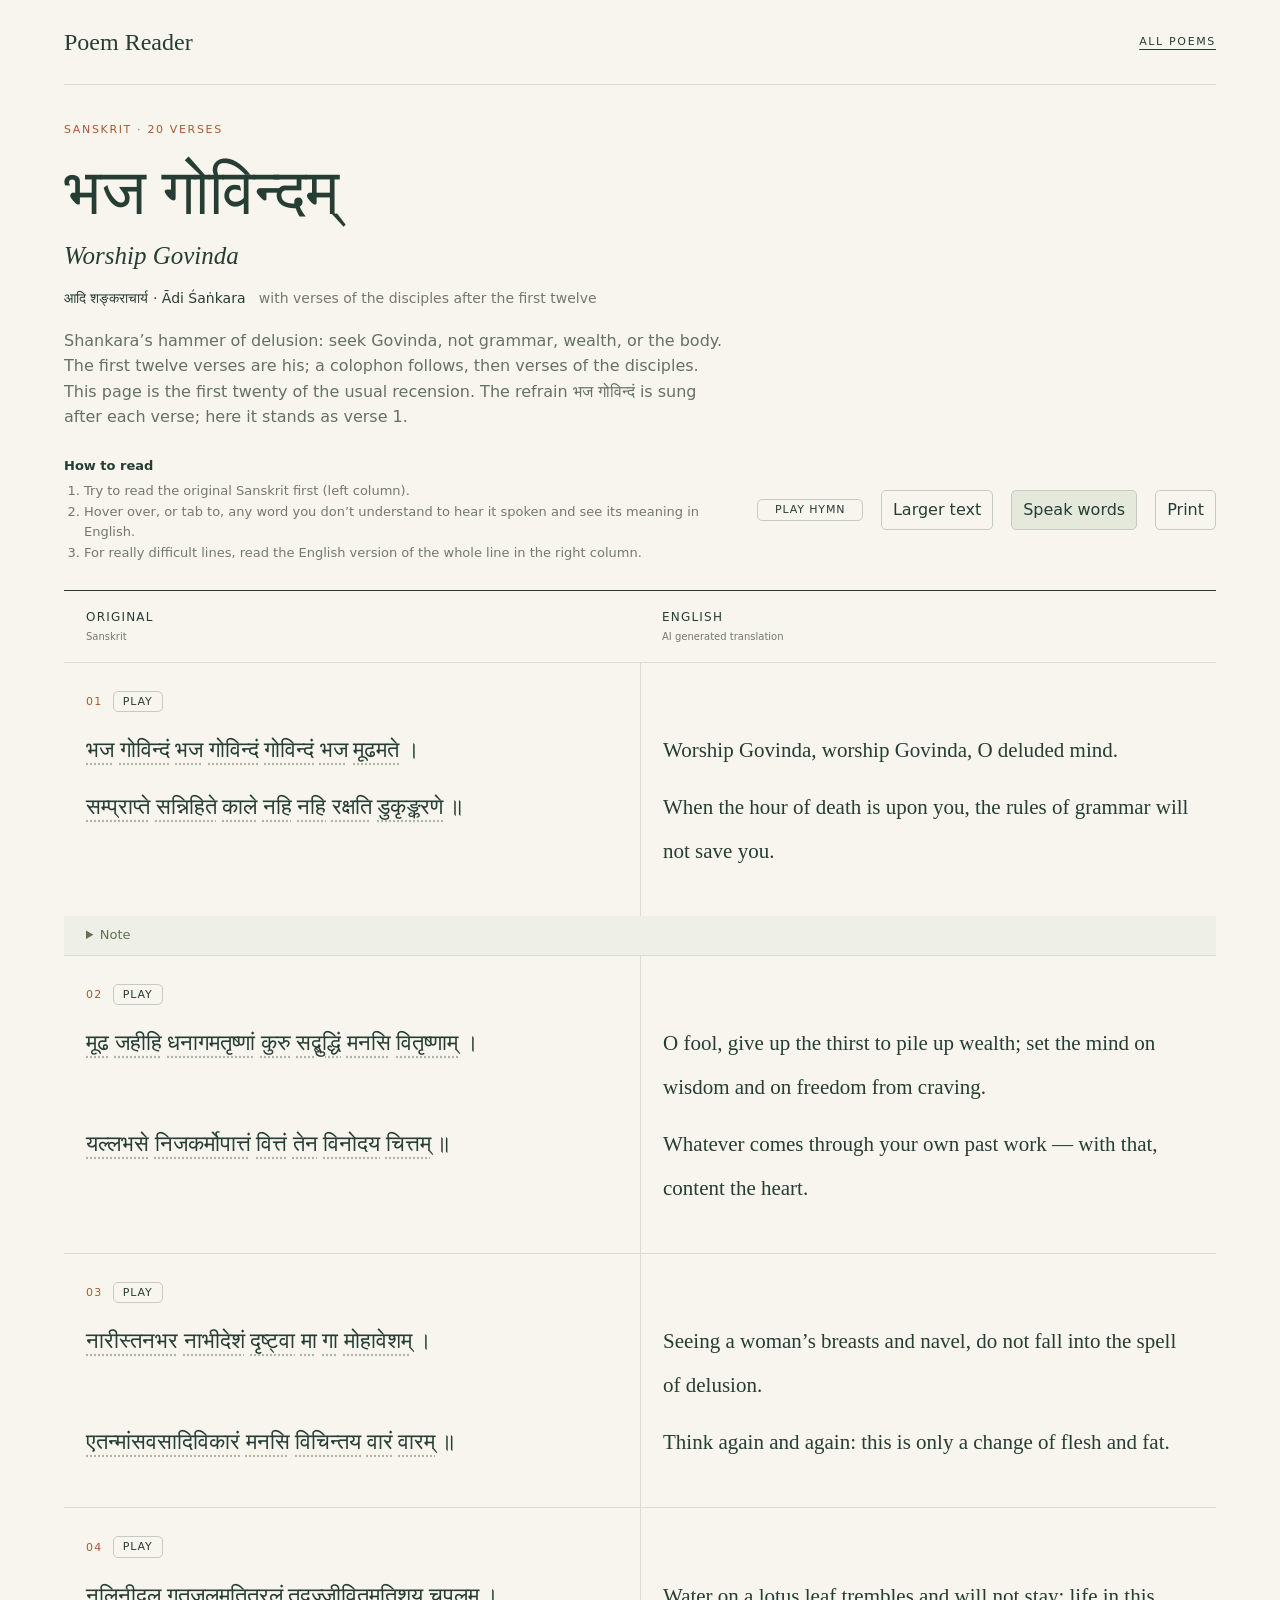
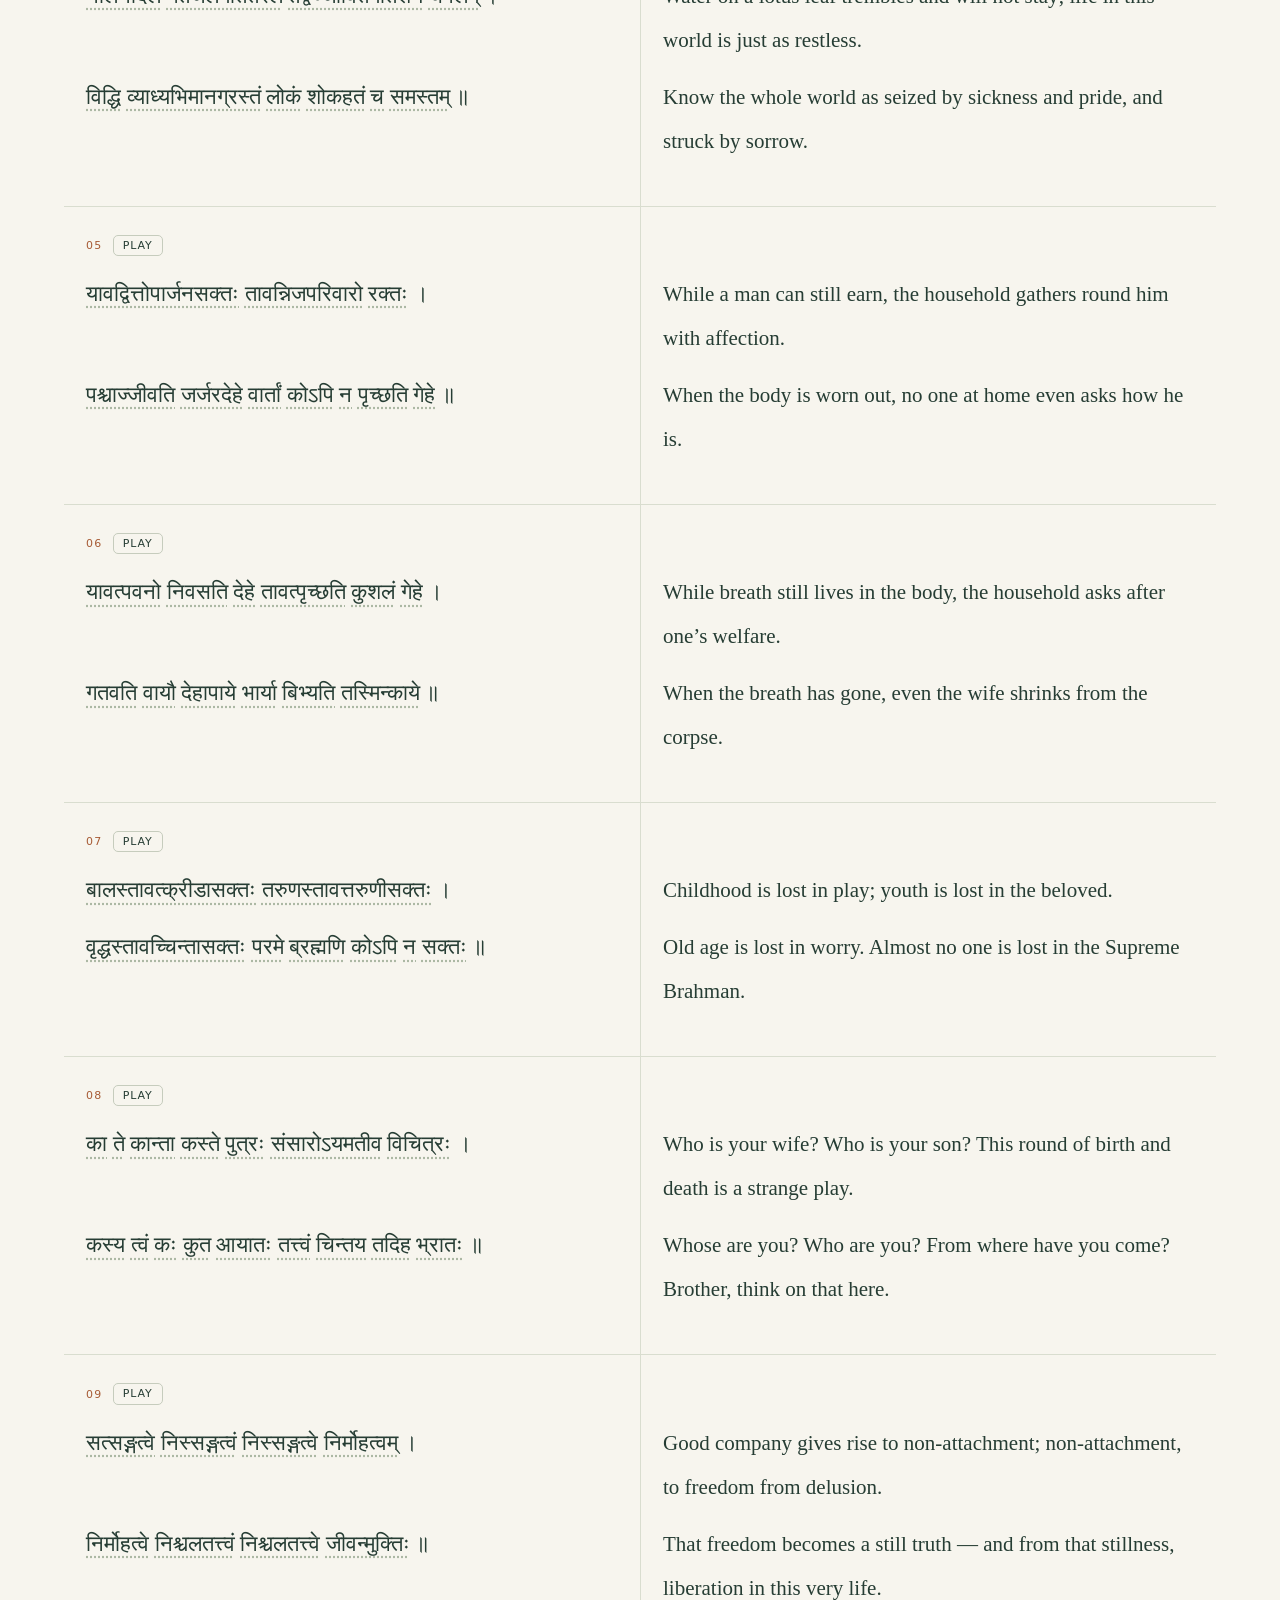
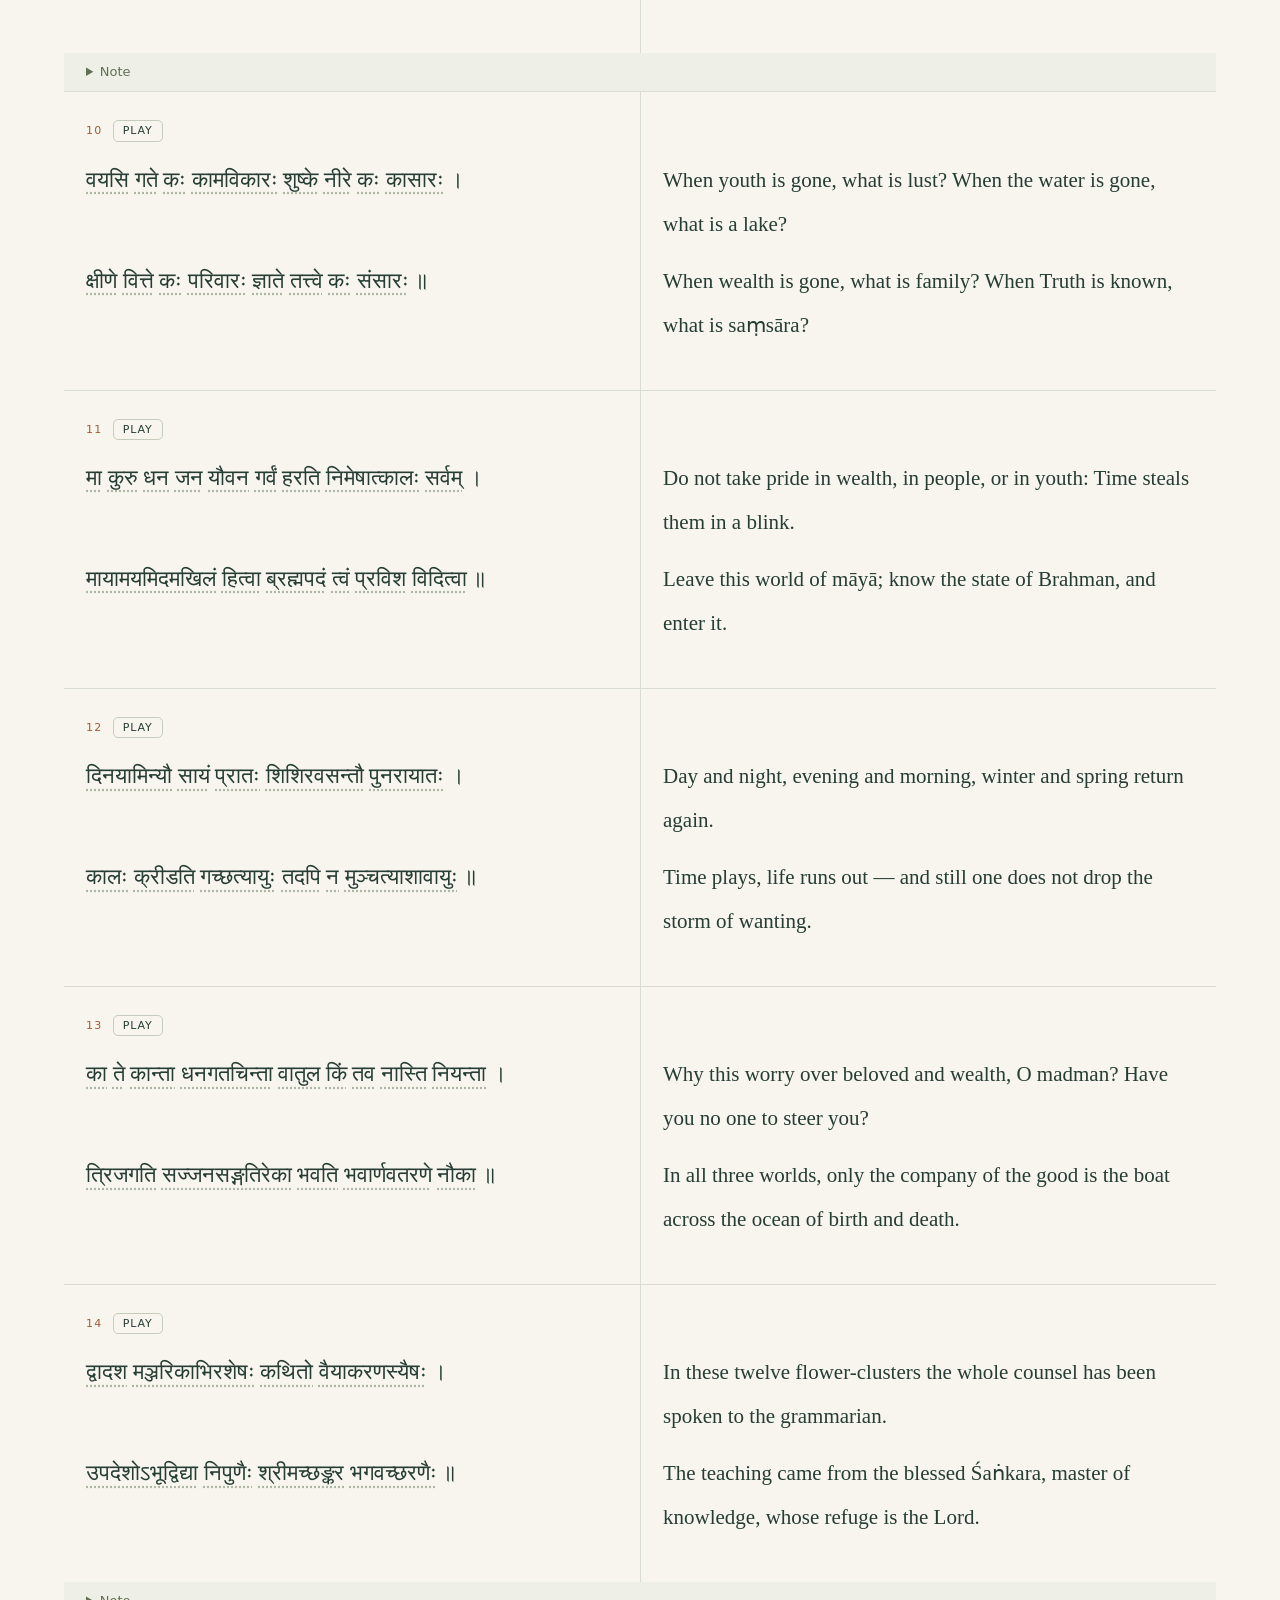
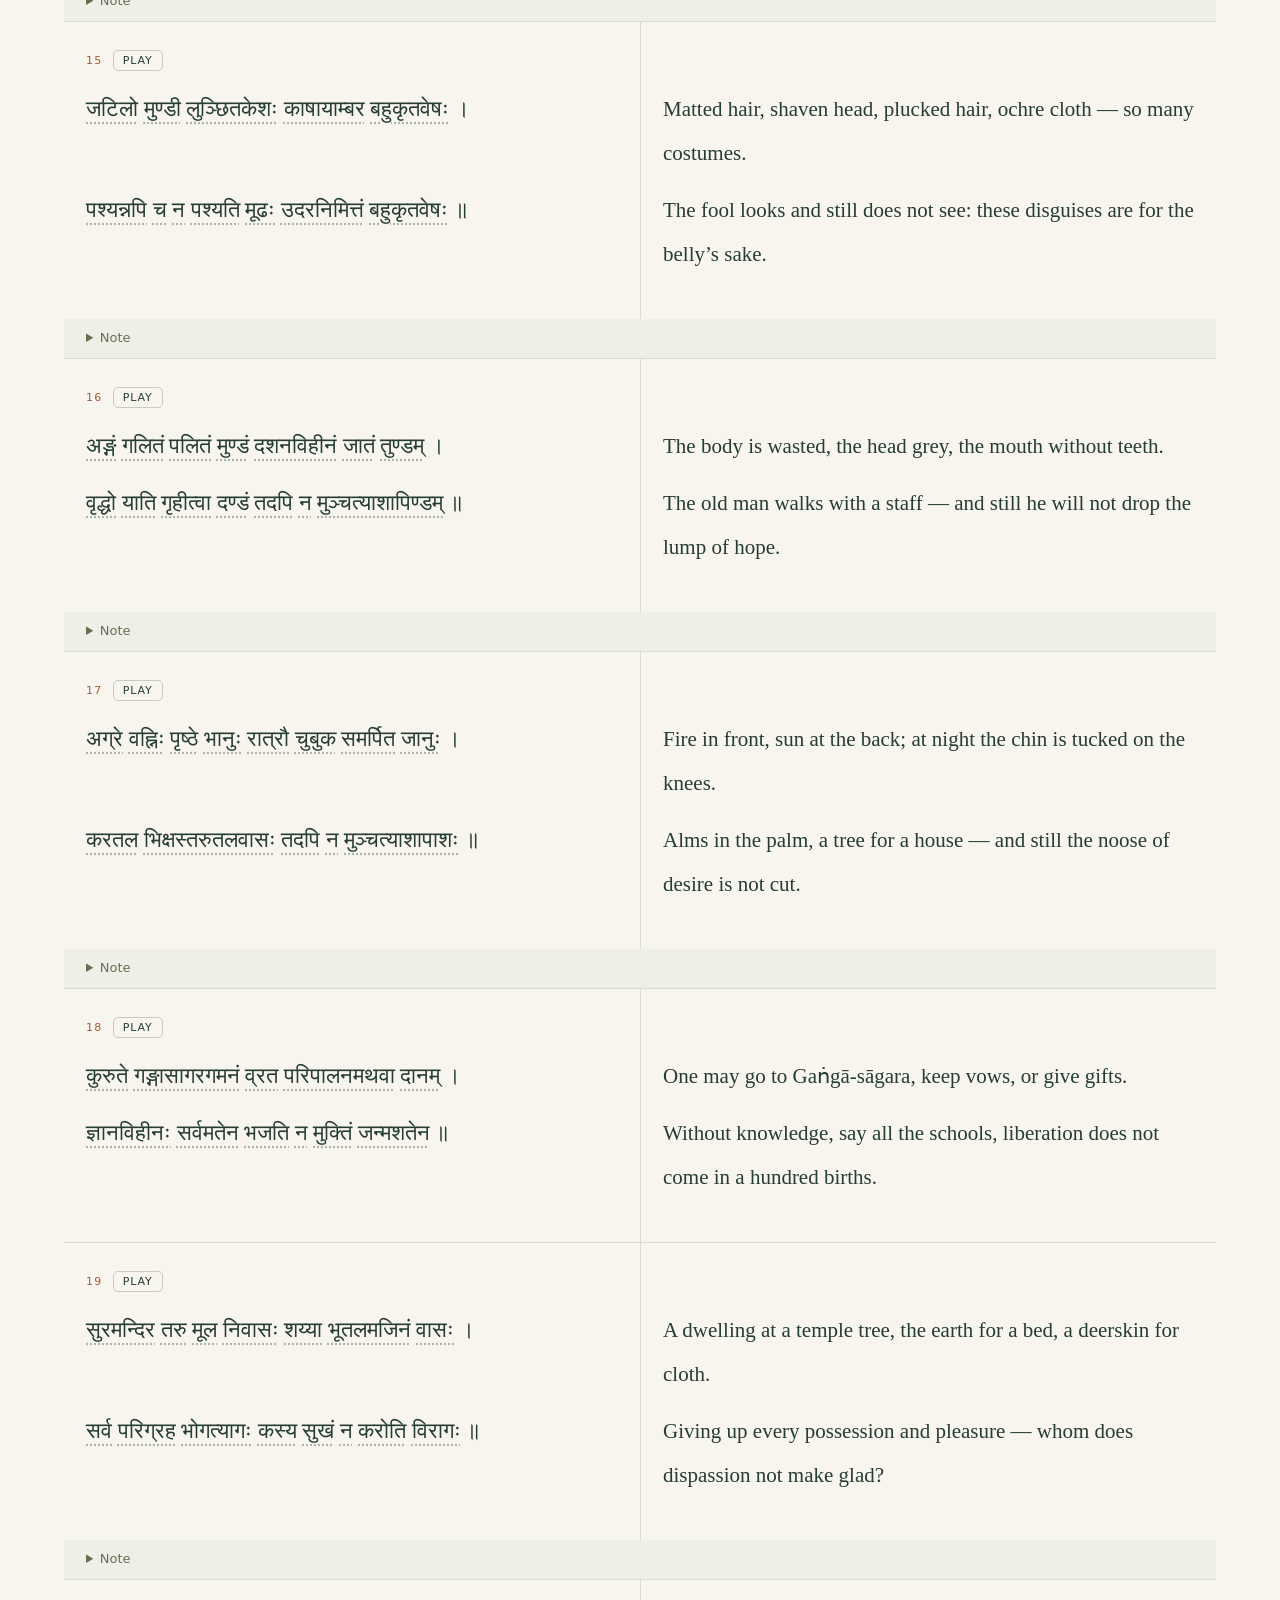
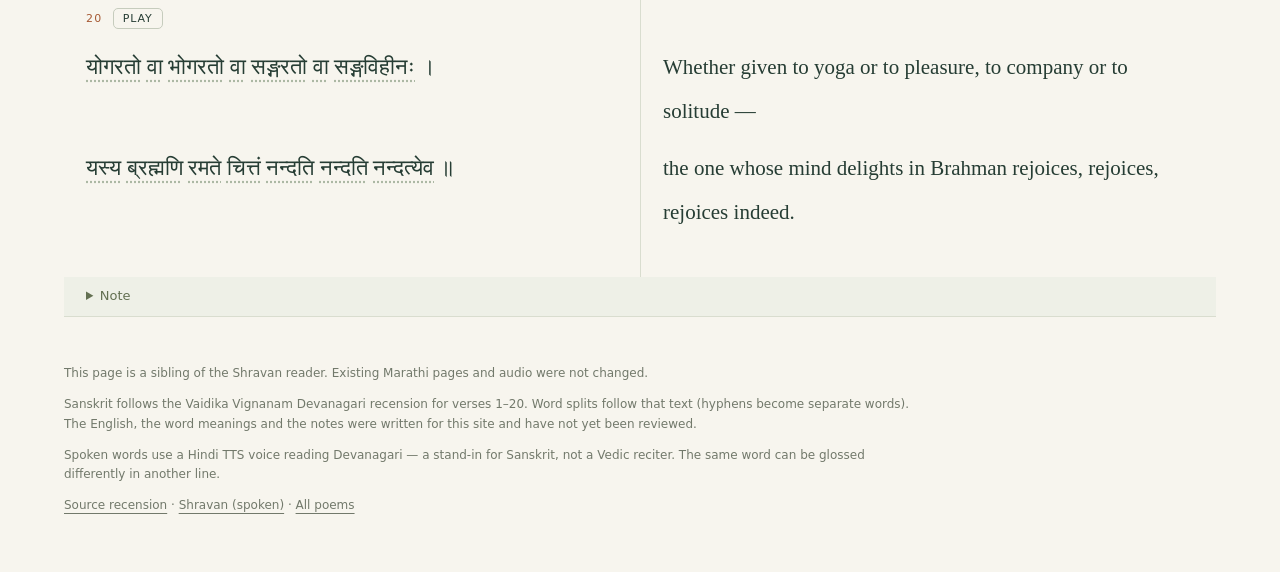
<file: bhaja-govindam.html>
<!doctype html><html lang="en"><head><meta charset="utf-8"><meta name="viewport" content="width=device-width,initial-scale=1"><title>Worship Govinda · Poem Reader</title><style>

:root{color-scheme:light;--lh:44px;--paper:#f7f5ee;--ink:#263d34;--muted:#73796c;--line:#d9ddcf;--accent:#a65a34}*{box-sizing:border-box}html{scroll-behavior:smooth}body{margin:0;background:var(--paper);color:var(--ink);font:16px/1.6 system-ui,sans-serif}a{color:inherit;text-underline-offset:4px}header,main,footer{max-width:1480px;margin:auto;padding:0 5vw}nav{display:flex;justify-content:space-between;align-items:center;padding:23px 0;border-bottom:1px solid var(--line)}.brand{font-family:Georgia,serif;font-size:24px;text-decoration:none}.small,.eyebrow{font-size:11px;letter-spacing:.15em;text-transform:uppercase}.eyebrow{color:var(--accent);margin:36px 0 12px}h1{font-family:serif;font-size:clamp(38px,5vw,66px);font-weight:500;line-height:1.3;margin:0}h2.subtitle{font:italic 25px Georgia,serif;margin:8px 0 17px}.byline{font-size:14px}.intro{max-width:670px;color:#657165;margin:18px 0 24px}.toolbar{display:flex;align-items:center;gap:18px;flex-wrap:wrap;margin:26px 0}.howto{margin-right:auto;color:var(--muted);font-size:13px;max-width:640px}.howto ol{margin:4px 0 0;padding-left:20px}.howto strong{color:var(--ink);font-weight:600}.narrow-only{display:none}button,select{font:inherit;color:var(--ink);border:1px solid #c6ccbd;background:transparent;border-radius:5px;padding:6px 11px;cursor:pointer}button:hover,button[aria-pressed=true]{background:#e4e9dc}.columns,.stanza{display:grid;grid-template-columns:1fr 1fr}.columns{position:sticky;top:0;z-index:2;background:var(--paper);border-top:1px solid var(--ink);border-bottom:1px solid var(--line)}.columns div{padding:17px 22px;font-size:12px;letter-spacing:.1em;text-transform:uppercase}.columns small{display:block;text-transform:none;letter-spacing:0;color:var(--muted);margin-top:2px}.stanza{border-bottom:1px solid var(--line);scroll-margin-top:90px}.pane{padding:28px 22px 30px;min-width:0;display:grid;grid-template-rows:subgrid;grid-row:span var(--rows)}.pane+.pane{border-left:1px solid var(--line)}.original{font-family:serif;font-size:22px;line-height:var(--lh)}.number{display:block;font:11px system-ui;color:var(--accent);margin-bottom:16px;letter-spacing:.12em;text-decoration:none}.verse{margin:0 0 13px}.rendition{font:21px/var(--lh) Georgia,serif}button.poem-word{font:inherit;color:inherit;line-height:inherit;padding:0 2px;margin:0 -2px;border:0;border-radius:3px;background:transparent;text-decoration:underline dotted #acb8a4;text-underline-offset:6px;touch-action:manipulation}button.poem-word:hover,button.poem-word.active{background:#e1e7d6}button.poem-word:focus-visible{outline:2px solid var(--accent);outline-offset:3px}.meaning-popup{position:fixed;z-index:10;max-width:min(320px,calc(100vw - 24px));padding:13px 17px;background:#263d34;color:#fffdf5;box-shadow:0 6px 24px #263d3433;border-radius:8px;font:16px/1.5 system-ui;overflow-wrap:anywhere}.meaning-popup[hidden]{display:none}.hover-hint{display:none}@media(hover:hover) and (pointer:fine){.hover-hint{display:inline}.touch-hint{display:none}}@media(prefers-reduced-motion:reduce){html{scroll-behavior:auto}}
details{grid-column:1/-1;background:#eef0e7;padding:9px 22px;font-size:13px}summary{cursor:pointer;color:#637052}details p{max-width:850px;margin:8px 0}.mobile-label{display:none}.large{--lh:52px}.large .original{font-size:26px}.large .rendition{font-size:25px}footer{padding-top:35px;padding-bottom:45px;font-size:12px;color:#72796b}footer p{max-width:850px}.library{display:block;padding:24px 0;border-bottom:1px solid var(--line);text-decoration:none}.library strong{font:28px serif}.library span{display:block;color:var(--muted)}@media(max-width:800px){.wide-only{display:none}.narrow-only{display:inline}header,main,footer{padding-left:22px;padding-right:22px}.columns{display:none}.stanza{grid-template-columns:1fr}.pane{padding:22px 0;display:block;grid-row:auto}.spacer{display:none}.pane+.pane{border-left:0;border-top:1px dashed var(--line)}.mobile-label{display:block;font:10px system-ui;text-transform:uppercase;letter-spacing:.15em;color:var(--accent);margin-bottom:12px}.original{font-size:23px}.number{margin-bottom:10px}details{margin-bottom:18px}.small{font-size:9px}}
.listen{font:11px system-ui,sans-serif;letter-spacing:.08em;text-transform:uppercase;padding:3px 9px;border-radius:5px;line-height:1.2;flex:none}
.listen[aria-pressed=true]{background:#263d34;color:#f7f5ee;border-color:#263d34}
.stanza-head{display:flex;align-items:center;gap:10px;margin-bottom:16px}
.stanza-head .number{margin-bottom:0}
.stanza.playing{background:#eef2e4}
#play-full{min-width:6.6rem}
@media print{.listen,#play-full,#speak-words{display:none!important}.stanza.playing{background:transparent}}
@media(max-width:800px){.stanza-head{margin-bottom:10px}}
@media print{.toolbar,nav,details{display:none}.columns{position:static}.stanza{break-inside:avoid}.pane{padding:15px}.meaning-popup{display:none!important}button.poem-word{text-decoration:none}body{background:white}}

</style></head><body><header><nav><a class="brand" href="index.html">Poem Reader</a><span class="small"><a href="index.html">All poems</a></span></nav>
<p class="eyebrow">Sanskrit · 20 verses</p>
<h1 lang="sa">भज गोविन्दम्</h1>
<h2 class="subtitle">Worship Govinda</h2>
<div class="byline">आदि शङ्कराचार्य · Ādi Śaṅkara &nbsp; <span style="color:var(--muted)">with verses of the disciples after the first twelve</span></div>
<p class="intro">Shankara’s hammer of delusion: seek Govinda, not grammar, wealth, or the body. The first twelve verses are his; a colophon follows, then verses of the disciples. This page is the first twenty of the usual recension. The refrain भज गोविन्दं is sung after each verse; here it stands as verse 1.</p>
<div class="toolbar"><div class="howto"><strong>How to read</strong>
<ol>
<li>Try to read the original Sanskrit first<span class="wide-only"> (left column)</span><span class="narrow-only"> (the first text in each stanza)</span>.</li>
<li><span class="hover-hint">Hover over, or tab to,</span><span class="touch-hint">Tap</span> any word you don’t understand to hear it spoken and see its meaning in English.<span class="touch-hint"> Tap anywhere else to close it.</span></li>
<li>For really difficult lines, read the English version of the whole line <span class="wide-only">in the right column</span><span class="narrow-only">in the English after the stanza</span>.</li>
</ol></div>
<button type="button" id="play-full" class="listen" data-src="audio/bhaja-govindam/full.mp3" aria-pressed="false">Play hymn</button>
<button id="size" aria-pressed="false">Larger text</button>
<button type="button" id="speak-words" aria-pressed="true">Speak words</button>
<button onclick="window.print()">Print</button></div></header>
<main>
<div class="columns"><div>Original<small>Sanskrit</small></div><div>English<small>AI generated translation</small></div></div>
<section class="stanza" id="stanza-1" style="--rows:3" aria-label="Verse 1">
<div class="pane original" lang="sa"><span class="mobile-label">Sanskrit</span>
<div class="stanza-head"><a class="number" href="#stanza-1" aria-label="Verse 1">01</a>
<button type="button" class="listen stanza-play" data-src="audio/bhaja-govindam/stanza-01.mp3" aria-label="Play verse 1" aria-pressed="false">Play</button></div>
<p class="verse"><button type="button" class="poem-word" data-meaning="worship / seek" data-speak-src="audio/bhaja-govindam/words/w001.mp3">भज</button> <button type="button" class="poem-word" data-meaning="Govinda (Krishna)" data-speak-src="audio/bhaja-govindam/words/w002.mp3">गोविन्दं</button> <button type="button" class="poem-word" data-meaning="worship / seek" data-speak-src="audio/bhaja-govindam/words/w001.mp3">भज</button> <button type="button" class="poem-word" data-meaning="Govinda" data-speak-src="audio/bhaja-govindam/words/w002.mp3">गोविन्दं</button> <button type="button" class="poem-word" data-meaning="Govinda" data-speak-src="audio/bhaja-govindam/words/w002.mp3">गोविन्दं</button> <button type="button" class="poem-word" data-meaning="worship" data-speak-src="audio/bhaja-govindam/words/w001.mp3">भज</button> <button type="button" class="poem-word" data-meaning="O foolish mind" data-speak-src="audio/bhaja-govindam/words/w003.mp3">मूढमते</button> ।</p><p class="verse"><button type="button" class="poem-word" data-meaning="when it has arrived" data-speak-src="audio/bhaja-govindam/words/w004.mp3">सम्प्राप्ते</button> <button type="button" class="poem-word" data-meaning="when it is close at hand" data-speak-src="audio/bhaja-govindam/words/w005.mp3">सन्निहिते</button> <button type="button" class="poem-word" data-meaning="at the time (of death)" data-speak-src="audio/bhaja-govindam/words/w006.mp3">काले</button> <button type="button" class="poem-word" data-meaning="not" data-speak-src="audio/bhaja-govindam/words/w007.mp3">नहि</button> <button type="button" class="poem-word" data-meaning="not (emphatic)" data-speak-src="audio/bhaja-govindam/words/w007.mp3">नहि</button> <button type="button" class="poem-word" data-meaning="saves / protects" data-speak-src="audio/bhaja-govindam/words/w008.mp3">रक्षति</button> <button type="button" class="poem-word" data-meaning="grammar (Pāṇini’s ḍukṛñ)" data-speak-src="audio/bhaja-govindam/words/w009.mp3">डुकृङ्करणे</button> ॥</p></div>
<div class="pane rendition"><span class="mobile-label">English</span><span class="number spacer" aria-hidden="true"></span>
<p class="verse">Worship Govinda, worship Govinda, O deluded mind.</p><p class="verse">When the hour of death is upon you, the rules of grammar will not save you.</p></div>
<details><summary>Note</summary><p>The story: Shankara meets an aged scholar in Varanasi drilling Pāṇini. डुकृङ्करणे is a technical grammar formula, standing here for mere book-learning.</p></details></section>
<section class="stanza" id="stanza-2" style="--rows:3" aria-label="Verse 2">
<div class="pane original" lang="sa"><span class="mobile-label">Sanskrit</span>
<div class="stanza-head"><a class="number" href="#stanza-2" aria-label="Verse 2">02</a>
<button type="button" class="listen stanza-play" data-src="audio/bhaja-govindam/stanza-02.mp3" aria-label="Play verse 2" aria-pressed="false">Play</button></div>
<p class="verse"><button type="button" class="poem-word" data-meaning="O fool" data-speak-src="audio/bhaja-govindam/words/w010.mp3">मूढ</button> <button type="button" class="poem-word" data-meaning="give up" data-speak-src="audio/bhaja-govindam/words/w011.mp3">जहीहि</button> <button type="button" class="poem-word" data-meaning="thirst to amass wealth" data-speak-src="audio/bhaja-govindam/words/w012.mp3">धनागमतृष्णां</button> <button type="button" class="poem-word" data-meaning="make / cultivate" data-speak-src="audio/bhaja-govindam/words/w013.mp3">कुरु</button> <button type="button" class="poem-word" data-meaning="right understanding" data-speak-src="audio/bhaja-govindam/words/w014.mp3">सद्बुद्धिं</button> <button type="button" class="poem-word" data-meaning="in the mind" data-speak-src="audio/bhaja-govindam/words/w015.mp3">मनसि</button> <button type="button" class="poem-word" data-meaning="freedom from craving" data-speak-src="audio/bhaja-govindam/words/w016.mp3">वितृष्णाम्</button> ।</p><p class="verse"><button type="button" class="poem-word" data-meaning="whatever you obtain" data-speak-src="audio/bhaja-govindam/words/w017.mp3">यल्लभसे</button> <button type="button" class="poem-word" data-meaning="earned by your own past deeds" data-speak-src="audio/bhaja-govindam/words/w018.mp3">निजकर्मोपात्तं</button> <button type="button" class="poem-word" data-meaning="wealth" data-speak-src="audio/bhaja-govindam/words/w019.mp3">वित्तं</button> <button type="button" class="poem-word" data-meaning="with that" data-speak-src="audio/bhaja-govindam/words/w020.mp3">तेन</button> <button type="button" class="poem-word" data-meaning="gladden / content" data-speak-src="audio/bhaja-govindam/words/w021.mp3">विनोदय</button> <button type="button" class="poem-word" data-meaning="the mind" data-speak-src="audio/bhaja-govindam/words/w022.mp3">चित्तम्</button> ॥</p></div>
<div class="pane rendition"><span class="mobile-label">English</span><span class="number spacer" aria-hidden="true"></span>
<p class="verse">O fool, give up the thirst to pile up wealth; set the mind on wisdom and on freedom from craving.</p><p class="verse">Whatever comes through your own past work — with that, content the heart.</p></div>
</section>
<section class="stanza" id="stanza-3" style="--rows:3" aria-label="Verse 3">
<div class="pane original" lang="sa"><span class="mobile-label">Sanskrit</span>
<div class="stanza-head"><a class="number" href="#stanza-3" aria-label="Verse 3">03</a>
<button type="button" class="listen stanza-play" data-src="audio/bhaja-govindam/stanza-03.mp3" aria-label="Play verse 3" aria-pressed="false">Play</button></div>
<p class="verse"><button type="button" class="poem-word" data-meaning="a woman’s full breasts" data-speak-src="audio/bhaja-govindam/words/w023.mp3">नारीस्तनभर</button> <button type="button" class="poem-word" data-meaning="the region of the navel" data-speak-src="audio/bhaja-govindam/words/w024.mp3">नाभीदेशं</button> <button type="button" class="poem-word" data-meaning="having seen" data-speak-src="audio/bhaja-govindam/words/w025.mp3">दृष्ट्वा</button> <button type="button" class="poem-word" data-meaning="do not" data-speak-src="audio/bhaja-govindam/words/w026.mp3">मा</button> <button type="button" class="poem-word" data-meaning="go / fall" data-speak-src="audio/bhaja-govindam/words/w027.mp3">गा</button> <button type="button" class="poem-word" data-meaning="into the grip of delusion" data-speak-src="audio/bhaja-govindam/words/w028.mp3">मोहावेशम्</button> ।</p><p class="verse"><button type="button" class="poem-word" data-meaning="this is a modification of flesh, fat, and the like" data-speak-src="audio/bhaja-govindam/words/w029.mp3">एतन्मांसवसादिविकारं</button> <button type="button" class="poem-word" data-meaning="in the mind" data-speak-src="audio/bhaja-govindam/words/w015.mp3">मनसि</button> <button type="button" class="poem-word" data-meaning="reflect" data-speak-src="audio/bhaja-govindam/words/w030.mp3">विचिन्तय</button> <button type="button" class="poem-word" data-meaning="again" data-speak-src="audio/bhaja-govindam/words/w031.mp3">वारं</button> <button type="button" class="poem-word" data-meaning="and again" data-speak-src="audio/bhaja-govindam/words/w032.mp3">वारम्</button> ॥</p></div>
<div class="pane rendition"><span class="mobile-label">English</span><span class="number spacer" aria-hidden="true"></span>
<p class="verse">Seeing a woman’s breasts and navel, do not fall into the spell of delusion.</p><p class="verse">Think again and again: this is only a change of flesh and fat.</p></div>
</section>
<section class="stanza" id="stanza-4" style="--rows:3" aria-label="Verse 4">
<div class="pane original" lang="sa"><span class="mobile-label">Sanskrit</span>
<div class="stanza-head"><a class="number" href="#stanza-4" aria-label="Verse 4">04</a>
<button type="button" class="listen stanza-play" data-src="audio/bhaja-govindam/stanza-04.mp3" aria-label="Play verse 4" aria-pressed="false">Play</button></div>
<p class="verse"><button type="button" class="poem-word" data-meaning="a lotus petal" data-speak-src="audio/bhaja-govindam/words/w033.mp3">नलिनीदल</button> <button type="button" class="poem-word" data-meaning="water upon it, utterly unsteady" data-speak-src="audio/bhaja-govindam/words/w034.mp3">गतजलमतितरलं</button> <button type="button" class="poem-word" data-meaning="just so is life, exceedingly" data-speak-src="audio/bhaja-govindam/words/w035.mp3">तद्वज्जीवितमतिशय</button> <button type="button" class="poem-word" data-meaning="fickle / restless" data-speak-src="audio/bhaja-govindam/words/w036.mp3">चपलम्</button> ।</p><p class="verse"><button type="button" class="poem-word" data-meaning="know" data-speak-src="audio/bhaja-govindam/words/w037.mp3">विद्धि</button> <button type="button" class="poem-word" data-meaning="seized by disease and by pride" data-speak-src="audio/bhaja-govindam/words/w038.mp3">व्याध्यभिमानग्रस्तं</button> <button type="button" class="poem-word" data-meaning="the world" data-speak-src="audio/bhaja-govindam/words/w039.mp3">लोकं</button> <button type="button" class="poem-word" data-meaning="struck down by grief" data-speak-src="audio/bhaja-govindam/words/w040.mp3">शोकहतं</button> <button type="button" class="poem-word" data-meaning="and" data-speak-src="audio/bhaja-govindam/words/w041.mp3">च</button> <button type="button" class="poem-word" data-meaning="the whole of it" data-speak-src="audio/bhaja-govindam/words/w042.mp3">समस्तम्</button> ॥</p></div>
<div class="pane rendition"><span class="mobile-label">English</span><span class="number spacer" aria-hidden="true"></span>
<p class="verse">Water on a lotus leaf trembles and will not stay; life in this world is just as restless.</p><p class="verse">Know the whole world as seized by sickness and pride, and struck by sorrow.</p></div>
</section>
<section class="stanza" id="stanza-5" style="--rows:3" aria-label="Verse 5">
<div class="pane original" lang="sa"><span class="mobile-label">Sanskrit</span>
<div class="stanza-head"><a class="number" href="#stanza-5" aria-label="Verse 5">05</a>
<button type="button" class="listen stanza-play" data-src="audio/bhaja-govindam/stanza-05.mp3" aria-label="Play verse 5" aria-pressed="false">Play</button></div>
<p class="verse"><button type="button" class="poem-word" data-meaning="so long as one is busy earning wealth" data-speak-src="audio/bhaja-govindam/words/w043.mp3">यावद्वित्तोपार्जनसक्तः</button> <button type="button" class="poem-word" data-meaning="so long one’s own family" data-speak-src="audio/bhaja-govindam/words/w044.mp3">तावन्निजपरिवारो</button> <button type="button" class="poem-word" data-meaning="is attached / affectionate" data-speak-src="audio/bhaja-govindam/words/w045.mp3">रक्तः</button> ।</p><p class="verse"><button type="button" class="poem-word" data-meaning="afterwards, when one lives on" data-speak-src="audio/bhaja-govindam/words/w046.mp3">पश्चाज्जीवति</button> <button type="button" class="poem-word" data-meaning="in a worn-out body" data-speak-src="audio/bhaja-govindam/words/w047.mp3">जर्जरदेहे</button> <button type="button" class="poem-word" data-meaning="news / a word" data-speak-src="audio/bhaja-govindam/words/w048.mp3">वार्तां</button> <button type="button" class="poem-word" data-meaning="no one at all" data-speak-src="audio/bhaja-govindam/words/w049.mp3">कोऽपि</button> <button type="button" class="poem-word" data-meaning="not" data-speak-src="audio/bhaja-govindam/words/w050.mp3">न</button> <button type="button" class="poem-word" data-meaning="asks" data-speak-src="audio/bhaja-govindam/words/w051.mp3">पृच्छति</button> <button type="button" class="poem-word" data-meaning="in the house" data-speak-src="audio/bhaja-govindam/words/w052.mp3">गेहे</button> ॥</p></div>
<div class="pane rendition"><span class="mobile-label">English</span><span class="number spacer" aria-hidden="true"></span>
<p class="verse">While a man can still earn, the household gathers round him with affection.</p><p class="verse">When the body is worn out, no one at home even asks how he is.</p></div>
</section>
<section class="stanza" id="stanza-6" style="--rows:3" aria-label="Verse 6">
<div class="pane original" lang="sa"><span class="mobile-label">Sanskrit</span>
<div class="stanza-head"><a class="number" href="#stanza-6" aria-label="Verse 6">06</a>
<button type="button" class="listen stanza-play" data-src="audio/bhaja-govindam/stanza-06.mp3" aria-label="Play verse 6" aria-pressed="false">Play</button></div>
<p class="verse"><button type="button" class="poem-word" data-meaning="so long as the breath" data-speak-src="audio/bhaja-govindam/words/w053.mp3">यावत्पवनो</button> <button type="button" class="poem-word" data-meaning="dwells" data-speak-src="audio/bhaja-govindam/words/w054.mp3">निवसति</button> <button type="button" class="poem-word" data-meaning="in the body" data-speak-src="audio/bhaja-govindam/words/w055.mp3">देहे</button> <button type="button" class="poem-word" data-meaning="so long they ask" data-speak-src="audio/bhaja-govindam/words/w056.mp3">तावत्पृच्छति</button> <button type="button" class="poem-word" data-meaning="welfare" data-speak-src="audio/bhaja-govindam/words/w057.mp3">कुशलं</button> <button type="button" class="poem-word" data-meaning="in the house" data-speak-src="audio/bhaja-govindam/words/w052.mp3">गेहे</button> ।</p><p class="verse"><button type="button" class="poem-word" data-meaning="when it has gone" data-speak-src="audio/bhaja-govindam/words/w058.mp3">गतवति</button> <button type="button" class="poem-word" data-meaning="the vital air" data-speak-src="audio/bhaja-govindam/words/w059.mp3">वायौ</button> <button type="button" class="poem-word" data-meaning="at the body’s end" data-speak-src="audio/bhaja-govindam/words/w060.mp3">देहापाये</button> <button type="button" class="poem-word" data-meaning="the wife" data-speak-src="audio/bhaja-govindam/words/w061.mp3">भार्या</button> <button type="button" class="poem-word" data-meaning="is afraid" data-speak-src="audio/bhaja-govindam/words/w062.mp3">बिभ्यति</button> <button type="button" class="poem-word" data-meaning="of that very body" data-speak-src="audio/bhaja-govindam/words/w063.mp3">तस्मिन्काये</button> ॥</p></div>
<div class="pane rendition"><span class="mobile-label">English</span><span class="number spacer" aria-hidden="true"></span>
<p class="verse">While breath still lives in the body, the household asks after one’s welfare.</p><p class="verse">When the breath has gone, even the wife shrinks from the corpse.</p></div>
</section>
<section class="stanza" id="stanza-7" style="--rows:3" aria-label="Verse 7">
<div class="pane original" lang="sa"><span class="mobile-label">Sanskrit</span>
<div class="stanza-head"><a class="number" href="#stanza-7" aria-label="Verse 7">07</a>
<button type="button" class="listen stanza-play" data-src="audio/bhaja-govindam/stanza-07.mp3" aria-label="Play verse 7" aria-pressed="false">Play</button></div>
<p class="verse"><button type="button" class="poem-word" data-meaning="the child is absorbed in play" data-speak-src="audio/bhaja-govindam/words/w064.mp3">बालस्तावत्क्रीडासक्तः</button> <button type="button" class="poem-word" data-meaning="the youth is absorbed in a young woman" data-speak-src="audio/bhaja-govindam/words/w065.mp3">तरुणस्तावत्तरुणीसक्तः</button> ।</p><p class="verse"><button type="button" class="poem-word" data-meaning="the old man is absorbed in worry" data-speak-src="audio/bhaja-govindam/words/w066.mp3">वृद्धस्तावच्चिन्तासक्तः</button> <button type="button" class="poem-word" data-meaning="in the Supreme" data-speak-src="audio/bhaja-govindam/words/w067.mp3">परमे</button> <button type="button" class="poem-word" data-meaning="Brahman" data-speak-src="audio/bhaja-govindam/words/w068.mp3">ब्रह्मणि</button> <button type="button" class="poem-word" data-meaning="hardly anyone" data-speak-src="audio/bhaja-govindam/words/w049.mp3">कोऽपि</button> <button type="button" class="poem-word" data-meaning="not" data-speak-src="audio/bhaja-govindam/words/w050.mp3">न</button> <button type="button" class="poem-word" data-meaning="is attached" data-speak-src="audio/bhaja-govindam/words/w069.mp3">सक्तः</button> ॥</p></div>
<div class="pane rendition"><span class="mobile-label">English</span><span class="number spacer" aria-hidden="true"></span>
<p class="verse">Childhood is lost in play; youth is lost in the beloved.</p><p class="verse">Old age is lost in worry. Almost no one is lost in the Supreme Brahman.</p></div>
</section>
<section class="stanza" id="stanza-8" style="--rows:3" aria-label="Verse 8">
<div class="pane original" lang="sa"><span class="mobile-label">Sanskrit</span>
<div class="stanza-head"><a class="number" href="#stanza-8" aria-label="Verse 8">08</a>
<button type="button" class="listen stanza-play" data-src="audio/bhaja-govindam/stanza-08.mp3" aria-label="Play verse 8" aria-pressed="false">Play</button></div>
<p class="verse"><button type="button" class="poem-word" data-meaning="who" data-speak-src="audio/bhaja-govindam/words/w070.mp3">का</button> <button type="button" class="poem-word" data-meaning="your" data-speak-src="audio/bhaja-govindam/words/w071.mp3">ते</button> <button type="button" class="poem-word" data-meaning="wife / beloved" data-speak-src="audio/bhaja-govindam/words/w072.mp3">कान्ता</button> <button type="button" class="poem-word" data-meaning="who is your" data-speak-src="audio/bhaja-govindam/words/w073.mp3">कस्ते</button> <button type="button" class="poem-word" data-meaning="son" data-speak-src="audio/bhaja-govindam/words/w074.mp3">पुत्रः</button> <button type="button" class="poem-word" data-meaning="this saṃsāra is exceedingly" data-speak-src="audio/bhaja-govindam/words/w075.mp3">संसारोऽयमतीव</button> <button type="button" class="poem-word" data-meaning="strange" data-speak-src="audio/bhaja-govindam/words/w076.mp3">विचित्रः</button> ।</p><p class="verse"><button type="button" class="poem-word" data-meaning="whose" data-speak-src="audio/bhaja-govindam/words/w077.mp3">कस्य</button> <button type="button" class="poem-word" data-meaning="are you" data-speak-src="audio/bhaja-govindam/words/w078.mp3">त्वं</button> <button type="button" class="poem-word" data-meaning="who" data-speak-src="audio/bhaja-govindam/words/w079.mp3">कः</button> <button type="button" class="poem-word" data-meaning="from where" data-speak-src="audio/bhaja-govindam/words/w080.mp3">कुत</button> <button type="button" class="poem-word" data-meaning="have you come" data-speak-src="audio/bhaja-govindam/words/w081.mp3">आयातः</button> <button type="button" class="poem-word" data-meaning="the truth of this" data-speak-src="audio/bhaja-govindam/words/w082.mp3">तत्त्वं</button> <button type="button" class="poem-word" data-meaning="ponder" data-speak-src="audio/bhaja-govindam/words/w083.mp3">चिन्तय</button> <button type="button" class="poem-word" data-meaning="that, here" data-speak-src="audio/bhaja-govindam/words/w084.mp3">तदिह</button> <button type="button" class="poem-word" data-meaning="O brother" data-speak-src="audio/bhaja-govindam/words/w085.mp3">भ्रातः</button> ॥</p></div>
<div class="pane rendition"><span class="mobile-label">English</span><span class="number spacer" aria-hidden="true"></span>
<p class="verse">Who is your wife? Who is your son? This round of birth and death is a strange play.</p><p class="verse">Whose are you? Who are you? From where have you come? Brother, think on that here.</p></div>
</section>
<section class="stanza" id="stanza-9" style="--rows:3" aria-label="Verse 9">
<div class="pane original" lang="sa"><span class="mobile-label">Sanskrit</span>
<div class="stanza-head"><a class="number" href="#stanza-9" aria-label="Verse 9">09</a>
<button type="button" class="listen stanza-play" data-src="audio/bhaja-govindam/stanza-09.mp3" aria-label="Play verse 9" aria-pressed="false">Play</button></div>
<p class="verse"><button type="button" class="poem-word" data-meaning="from the company of the good" data-speak-src="audio/bhaja-govindam/words/w086.mp3">सत्सङ्गत्वे</button> <button type="button" class="poem-word" data-meaning="non-attachment" data-speak-src="audio/bhaja-govindam/words/w087.mp3">निस्सङ्गत्वं</button> <button type="button" class="poem-word" data-meaning="from non-attachment" data-speak-src="audio/bhaja-govindam/words/w088.mp3">निस्सङ्गत्वे</button> <button type="button" class="poem-word" data-meaning="freedom from delusion" data-speak-src="audio/bhaja-govindam/words/w089.mp3">निर्मोहत्वम्</button> ।</p><p class="verse"><button type="button" class="poem-word" data-meaning="from freedom from delusion" data-speak-src="audio/bhaja-govindam/words/w090.mp3">निर्मोहत्वे</button> <button type="button" class="poem-word" data-meaning="a still, steady truth" data-speak-src="audio/bhaja-govindam/words/w091.mp3">निश्चलतत्त्वं</button> <button type="button" class="poem-word" data-meaning="from that steadiness" data-speak-src="audio/bhaja-govindam/words/w092.mp3">निश्चलतत्त्वे</button> <button type="button" class="poem-word" data-meaning="liberation while still alive" data-speak-src="audio/bhaja-govindam/words/w093.mp3">जीवन्मुक्तिः</button> ॥</p></div>
<div class="pane rendition"><span class="mobile-label">English</span><span class="number spacer" aria-hidden="true"></span>
<p class="verse">Good company gives rise to non-attachment; non-attachment, to freedom from delusion.</p><p class="verse">That freedom becomes a still truth — and from that stillness, liberation in this very life.</p></div>
<details><summary>Note</summary><p>A chain of cause: satsaṅga → nissaṅgatva → nirmoha → niścala-tattva → jīvanmukti.</p></details></section>
<section class="stanza" id="stanza-10" style="--rows:3" aria-label="Verse 10">
<div class="pane original" lang="sa"><span class="mobile-label">Sanskrit</span>
<div class="stanza-head"><a class="number" href="#stanza-10" aria-label="Verse 10">10</a>
<button type="button" class="listen stanza-play" data-src="audio/bhaja-govindam/stanza-10.mp3" aria-label="Play verse 10" aria-pressed="false">Play</button></div>
<p class="verse"><button type="button" class="poem-word" data-meaning="when youth" data-speak-src="audio/bhaja-govindam/words/w094.mp3">वयसि</button> <button type="button" class="poem-word" data-meaning="has gone" data-speak-src="audio/bhaja-govindam/words/w095.mp3">गते</button> <button type="button" class="poem-word" data-meaning="what" data-speak-src="audio/bhaja-govindam/words/w079.mp3">कः</button> <button type="button" class="poem-word" data-meaning="surge of desire" data-speak-src="audio/bhaja-govindam/words/w096.mp3">कामविकारः</button> <button type="button" class="poem-word" data-meaning="when dried" data-speak-src="audio/bhaja-govindam/words/w097.mp3">शुष्के</button> <button type="button" class="poem-word" data-meaning="the water" data-speak-src="audio/bhaja-govindam/words/w098.mp3">नीरे</button> <button type="button" class="poem-word" data-meaning="what" data-speak-src="audio/bhaja-govindam/words/w079.mp3">कः</button> <button type="button" class="poem-word" data-meaning="lake" data-speak-src="audio/bhaja-govindam/words/w099.mp3">कासारः</button> ।</p><p class="verse"><button type="button" class="poem-word" data-meaning="when dwindled" data-speak-src="audio/bhaja-govindam/words/w100.mp3">क्षीणे</button> <button type="button" class="poem-word" data-meaning="wealth" data-speak-src="audio/bhaja-govindam/words/w101.mp3">वित्ते</button> <button type="button" class="poem-word" data-meaning="what" data-speak-src="audio/bhaja-govindam/words/w079.mp3">कः</button> <button type="button" class="poem-word" data-meaning="family" data-speak-src="audio/bhaja-govindam/words/w102.mp3">परिवारः</button> <button type="button" class="poem-word" data-meaning="when known" data-speak-src="audio/bhaja-govindam/words/w103.mp3">ज्ञाते</button> <button type="button" class="poem-word" data-meaning="the Truth" data-speak-src="audio/bhaja-govindam/words/w104.mp3">तत्त्वे</button> <button type="button" class="poem-word" data-meaning="what" data-speak-src="audio/bhaja-govindam/words/w079.mp3">कः</button> <button type="button" class="poem-word" data-meaning="saṃsāra" data-speak-src="audio/bhaja-govindam/words/w105.mp3">संसारः</button> ॥</p></div>
<div class="pane rendition"><span class="mobile-label">English</span><span class="number spacer" aria-hidden="true"></span>
<p class="verse">When youth is gone, what is lust? When the water is gone, what is a lake?</p><p class="verse">When wealth is gone, what is family? When Truth is known, what is saṃsāra?</p></div>
</section>
<section class="stanza" id="stanza-11" style="--rows:3" aria-label="Verse 11">
<div class="pane original" lang="sa"><span class="mobile-label">Sanskrit</span>
<div class="stanza-head"><a class="number" href="#stanza-11" aria-label="Verse 11">11</a>
<button type="button" class="listen stanza-play" data-src="audio/bhaja-govindam/stanza-11.mp3" aria-label="Play verse 11" aria-pressed="false">Play</button></div>
<p class="verse"><button type="button" class="poem-word" data-meaning="do not" data-speak-src="audio/bhaja-govindam/words/w026.mp3">मा</button> <button type="button" class="poem-word" data-meaning="make" data-speak-src="audio/bhaja-govindam/words/w013.mp3">कुरु</button> <button type="button" class="poem-word" data-meaning="wealth" data-speak-src="audio/bhaja-govindam/words/w106.mp3">धन</button> <button type="button" class="poem-word" data-meaning="people / following" data-speak-src="audio/bhaja-govindam/words/w107.mp3">जन</button> <button type="button" class="poem-word" data-meaning="youth" data-speak-src="audio/bhaja-govindam/words/w108.mp3">यौवन</button> <button type="button" class="poem-word" data-meaning="pride" data-speak-src="audio/bhaja-govindam/words/w109.mp3">गर्वं</button> <button type="button" class="poem-word" data-meaning="steals away" data-speak-src="audio/bhaja-govindam/words/w110.mp3">हरति</button> <button type="button" class="poem-word" data-meaning="Time, in the blink of an eye" data-speak-src="audio/bhaja-govindam/words/w111.mp3">निमेषात्कालः</button> <button type="button" class="poem-word" data-meaning="everything" data-speak-src="audio/bhaja-govindam/words/w112.mp3">सर्वम्</button> ।</p><p class="verse"><button type="button" class="poem-word" data-meaning="this entire (world) is made of māyā" data-speak-src="audio/bhaja-govindam/words/w113.mp3">मायामयमिदमखिलं</button> <button type="button" class="poem-word" data-meaning="having left behind" data-speak-src="audio/bhaja-govindam/words/w114.mp3">हित्वा</button> <button type="button" class="poem-word" data-meaning="the state of Brahman" data-speak-src="audio/bhaja-govindam/words/w115.mp3">ब्रह्मपदं</button> <button type="button" class="poem-word" data-meaning="you" data-speak-src="audio/bhaja-govindam/words/w078.mp3">त्वं</button> <button type="button" class="poem-word" data-meaning="enter" data-speak-src="audio/bhaja-govindam/words/w116.mp3">प्रविश</button> <button type="button" class="poem-word" data-meaning="having known it" data-speak-src="audio/bhaja-govindam/words/w117.mp3">विदित्वा</button> ॥</p></div>
<div class="pane rendition"><span class="mobile-label">English</span><span class="number spacer" aria-hidden="true"></span>
<p class="verse">Do not take pride in wealth, in people, or in youth: Time steals them in a blink.</p><p class="verse">Leave this world of māyā; know the state of Brahman, and enter it.</p></div>
</section>
<section class="stanza" id="stanza-12" style="--rows:3" aria-label="Verse 12">
<div class="pane original" lang="sa"><span class="mobile-label">Sanskrit</span>
<div class="stanza-head"><a class="number" href="#stanza-12" aria-label="Verse 12">12</a>
<button type="button" class="listen stanza-play" data-src="audio/bhaja-govindam/stanza-12.mp3" aria-label="Play verse 12" aria-pressed="false">Play</button></div>
<p class="verse"><button type="button" class="poem-word" data-meaning="day and night" data-speak-src="audio/bhaja-govindam/words/w118.mp3">दिनयामिन्यौ</button> <button type="button" class="poem-word" data-meaning="evening" data-speak-src="audio/bhaja-govindam/words/w119.mp3">सायं</button> <button type="button" class="poem-word" data-meaning="morning" data-speak-src="audio/bhaja-govindam/words/w120.mp3">प्रातः</button> <button type="button" class="poem-word" data-meaning="winter and spring" data-speak-src="audio/bhaja-govindam/words/w121.mp3">शिशिरवसन्तौ</button> <button type="button" class="poem-word" data-meaning="come again" data-speak-src="audio/bhaja-govindam/words/w122.mp3">पुनरायातः</button> ।</p><p class="verse"><button type="button" class="poem-word" data-meaning="Time" data-speak-src="audio/bhaja-govindam/words/w123.mp3">कालः</button> <button type="button" class="poem-word" data-meaning="plays" data-speak-src="audio/bhaja-govindam/words/w124.mp3">क्रीडति</button> <button type="button" class="poem-word" data-meaning="life goes" data-speak-src="audio/bhaja-govindam/words/w125.mp3">गच्छत्यायुः</button> <button type="button" class="poem-word" data-meaning="even then" data-speak-src="audio/bhaja-govindam/words/w126.mp3">तदपि</button> <button type="button" class="poem-word" data-meaning="not" data-speak-src="audio/bhaja-govindam/words/w050.mp3">न</button> <button type="button" class="poem-word" data-meaning="does one let go the gale of desire" data-speak-src="audio/bhaja-govindam/words/w127.mp3">मुञ्चत्याशावायुः</button> ॥</p></div>
<div class="pane rendition"><span class="mobile-label">English</span><span class="number spacer" aria-hidden="true"></span>
<p class="verse">Day and night, evening and morning, winter and spring return again.</p><p class="verse">Time plays, life runs out — and still one does not drop the storm of wanting.</p></div>
</section>
<section class="stanza" id="stanza-13" style="--rows:3" aria-label="Verse 13">
<div class="pane original" lang="sa"><span class="mobile-label">Sanskrit</span>
<div class="stanza-head"><a class="number" href="#stanza-13" aria-label="Verse 13">13</a>
<button type="button" class="listen stanza-play" data-src="audio/bhaja-govindam/stanza-13.mp3" aria-label="Play verse 13" aria-pressed="false">Play</button></div>
<p class="verse"><button type="button" class="poem-word" data-meaning="what" data-speak-src="audio/bhaja-govindam/words/w070.mp3">का</button> <button type="button" class="poem-word" data-meaning="your" data-speak-src="audio/bhaja-govindam/words/w071.mp3">ते</button> <button type="button" class="poem-word" data-meaning="beloved" data-speak-src="audio/bhaja-govindam/words/w072.mp3">कान्ता</button> <button type="button" class="poem-word" data-meaning="anxiety over wealth" data-speak-src="audio/bhaja-govindam/words/w128.mp3">धनगतचिन्ता</button> <button type="button" class="poem-word" data-meaning="O madman" data-speak-src="audio/bhaja-govindam/words/w129.mp3">वातुल</button> <button type="button" class="poem-word" data-meaning="is there" data-speak-src="audio/bhaja-govindam/words/w130.mp3">किं</button> <button type="button" class="poem-word" data-meaning="for you" data-speak-src="audio/bhaja-govindam/words/w131.mp3">तव</button> <button type="button" class="poem-word" data-meaning="not" data-speak-src="audio/bhaja-govindam/words/w132.mp3">नास्ति</button> <button type="button" class="poem-word" data-meaning="a guide / master" data-speak-src="audio/bhaja-govindam/words/w133.mp3">नियन्ता</button> ।</p><p class="verse"><button type="button" class="poem-word" data-meaning="in the three worlds" data-speak-src="audio/bhaja-govindam/words/w134.mp3">त्रिजगति</button> <button type="button" class="poem-word" data-meaning="the company of the good, alone" data-speak-src="audio/bhaja-govindam/words/w135.mp3">सज्जनसङ्गतिरेका</button> <button type="button" class="poem-word" data-meaning="becomes" data-speak-src="audio/bhaja-govindam/words/w136.mp3">भवति</button> <button type="button" class="poem-word" data-meaning="for crossing the ocean of becoming" data-speak-src="audio/bhaja-govindam/words/w137.mp3">भवार्णवतरणे</button> <button type="button" class="poem-word" data-meaning="the boat" data-speak-src="audio/bhaja-govindam/words/w138.mp3">नौका</button> ॥</p></div>
<div class="pane rendition"><span class="mobile-label">English</span><span class="number spacer" aria-hidden="true"></span>
<p class="verse">Why this worry over beloved and wealth, O madman? Have you no one to steer you?</p><p class="verse">In all three worlds, only the company of the good is the boat across the ocean of birth and death.</p></div>
</section>
<section class="stanza" id="stanza-14" style="--rows:3" aria-label="Verse 14">
<div class="pane original" lang="sa"><span class="mobile-label">Sanskrit</span>
<div class="stanza-head"><a class="number" href="#stanza-14" aria-label="Verse 14">14</a>
<button type="button" class="listen stanza-play" data-src="audio/bhaja-govindam/stanza-14.mp3" aria-label="Play verse 14" aria-pressed="false">Play</button></div>
<p class="verse"><button type="button" class="poem-word" data-meaning="twelve" data-speak-src="audio/bhaja-govindam/words/w139.mp3">द्वादश</button> <button type="button" class="poem-word" data-meaning="by these flower-clusters, completely" data-speak-src="audio/bhaja-govindam/words/w140.mp3">मञ्जरिकाभिरशेषः</button> <button type="button" class="poem-word" data-meaning="has been told" data-speak-src="audio/bhaja-govindam/words/w141.mp3">कथितो</button> <button type="button" class="poem-word" data-meaning="this, for the grammarian" data-speak-src="audio/bhaja-govindam/words/w142.mp3">वैयाकरणस्यैषः</button> ।</p><p class="verse"><button type="button" class="poem-word" data-meaning="this teaching was given, by those skilled in knowledge" data-speak-src="audio/bhaja-govindam/words/w143.mp3">उपदेशोऽभूद्विद्या</button> <button type="button" class="poem-word" data-meaning="the adept" data-speak-src="audio/bhaja-govindam/words/w144.mp3">निपुणैः</button> <button type="button" class="poem-word" data-meaning="by the blessed Śaṅkara" data-speak-src="audio/bhaja-govindam/words/w145.mp3">श्रीमच्छङ्कर</button> <button type="button" class="poem-word" data-meaning="whose refuge is the Lord" data-speak-src="audio/bhaja-govindam/words/w146.mp3">भगवच्छरणैः</button> ॥</p></div>
<div class="pane rendition"><span class="mobile-label">English</span><span class="number spacer" aria-hidden="true"></span>
<p class="verse">In these twelve flower-clusters the whole counsel has been spoken to the grammarian.</p><p class="verse">The teaching came from the blessed Śaṅkara, master of knowledge, whose refuge is the Lord.</p></div>
<details><summary>Note</summary><p>Colophon of the first twelve verses (the dvādaśa-mañjarikā), Shankara’s own. The verses that follow are traditionally those of his disciples.</p></details></section>
<section class="stanza" id="stanza-15" style="--rows:3" aria-label="Verse 15">
<div class="pane original" lang="sa"><span class="mobile-label">Sanskrit</span>
<div class="stanza-head"><a class="number" href="#stanza-15" aria-label="Verse 15">15</a>
<button type="button" class="listen stanza-play" data-src="audio/bhaja-govindam/stanza-15.mp3" aria-label="Play verse 15" aria-pressed="false">Play</button></div>
<p class="verse"><button type="button" class="poem-word" data-meaning="one with matted hair" data-speak-src="audio/bhaja-govindam/words/w147.mp3">जटिलो</button> <button type="button" class="poem-word" data-meaning="one with a shaven head" data-speak-src="audio/bhaja-govindam/words/w148.mp3">मुण्डी</button> <button type="button" class="poem-word" data-meaning="one whose hair is plucked" data-speak-src="audio/bhaja-govindam/words/w149.mp3">लुञ्छितकेशः</button> <button type="button" class="poem-word" data-meaning="ochre robes" data-speak-src="audio/bhaja-govindam/words/w150.mp3">काषायाम्बर</button> <button type="button" class="poem-word" data-meaning="many costumes put on" data-speak-src="audio/bhaja-govindam/words/w151.mp3">बहुकृतवेषः</button> ।</p><p class="verse"><button type="button" class="poem-word" data-meaning="though seeing" data-speak-src="audio/bhaja-govindam/words/w152.mp3">पश्यन्नपि</button> <button type="button" class="poem-word" data-meaning="and" data-speak-src="audio/bhaja-govindam/words/w041.mp3">च</button> <button type="button" class="poem-word" data-meaning="not" data-speak-src="audio/bhaja-govindam/words/w050.mp3">न</button> <button type="button" class="poem-word" data-meaning="sees" data-speak-src="audio/bhaja-govindam/words/w153.mp3">पश्यति</button> <button type="button" class="poem-word" data-meaning="the fool" data-speak-src="audio/bhaja-govindam/words/w154.mp3">मूढः</button> <button type="button" class="poem-word" data-meaning="for the sake of the belly" data-speak-src="audio/bhaja-govindam/words/w155.mp3">उदरनिमित्तं</button> <button type="button" class="poem-word" data-meaning="many disguises are worn" data-speak-src="audio/bhaja-govindam/words/w151.mp3">बहुकृतवेषः</button> ॥</p></div>
<div class="pane rendition"><span class="mobile-label">English</span><span class="number spacer" aria-hidden="true"></span>
<p class="verse">Matted hair, shaven head, plucked hair, ochre cloth — so many costumes.</p><p class="verse">The fool looks and still does not see: these disguises are for the belly’s sake.</p></div>
<details><summary>Note</summary><p>Traditionally attributed to Padmapāda.</p></details></section>
<section class="stanza" id="stanza-16" style="--rows:3" aria-label="Verse 16">
<div class="pane original" lang="sa"><span class="mobile-label">Sanskrit</span>
<div class="stanza-head"><a class="number" href="#stanza-16" aria-label="Verse 16">16</a>
<button type="button" class="listen stanza-play" data-src="audio/bhaja-govindam/stanza-16.mp3" aria-label="Play verse 16" aria-pressed="false">Play</button></div>
<p class="verse"><button type="button" class="poem-word" data-meaning="the body" data-speak-src="audio/bhaja-govindam/words/w156.mp3">अङ्गं</button> <button type="button" class="poem-word" data-meaning="has wasted" data-speak-src="audio/bhaja-govindam/words/w157.mp3">गलितं</button> <button type="button" class="poem-word" data-meaning="grey / faded" data-speak-src="audio/bhaja-govindam/words/w158.mp3">पलितं</button> <button type="button" class="poem-word" data-meaning="the head" data-speak-src="audio/bhaja-govindam/words/w159.mp3">मुण्डं</button> <button type="button" class="poem-word" data-meaning="without teeth" data-speak-src="audio/bhaja-govindam/words/w160.mp3">दशनविहीनं</button> <button type="button" class="poem-word" data-meaning="has become" data-speak-src="audio/bhaja-govindam/words/w161.mp3">जातं</button> <button type="button" class="poem-word" data-meaning="the mouth" data-speak-src="audio/bhaja-govindam/words/w162.mp3">तुण्डम्</button> ।</p><p class="verse"><button type="button" class="poem-word" data-meaning="the old man" data-speak-src="audio/bhaja-govindam/words/w163.mp3">वृद्धो</button> <button type="button" class="poem-word" data-meaning="goes" data-speak-src="audio/bhaja-govindam/words/w164.mp3">याति</button> <button type="button" class="poem-word" data-meaning="having taken" data-speak-src="audio/bhaja-govindam/words/w165.mp3">गृहीत्वा</button> <button type="button" class="poem-word" data-meaning="a staff" data-speak-src="audio/bhaja-govindam/words/w166.mp3">दण्डं</button> <button type="button" class="poem-word" data-meaning="even then" data-speak-src="audio/bhaja-govindam/words/w126.mp3">तदपि</button> <button type="button" class="poem-word" data-meaning="not" data-speak-src="audio/bhaja-govindam/words/w050.mp3">न</button> <button type="button" class="poem-word" data-meaning="does he let go the lump of hope" data-speak-src="audio/bhaja-govindam/words/w167.mp3">मुञ्चत्याशापिण्डम्</button> ॥</p></div>
<div class="pane rendition"><span class="mobile-label">English</span><span class="number spacer" aria-hidden="true"></span>
<p class="verse">The body is wasted, the head grey, the mouth without teeth.</p><p class="verse">The old man walks with a staff — and still he will not drop the lump of hope.</p></div>
<details><summary>Note</summary><p>Traditionally attributed to Toṭakācārya.</p></details></section>
<section class="stanza" id="stanza-17" style="--rows:3" aria-label="Verse 17">
<div class="pane original" lang="sa"><span class="mobile-label">Sanskrit</span>
<div class="stanza-head"><a class="number" href="#stanza-17" aria-label="Verse 17">17</a>
<button type="button" class="listen stanza-play" data-src="audio/bhaja-govindam/stanza-17.mp3" aria-label="Play verse 17" aria-pressed="false">Play</button></div>
<p class="verse"><button type="button" class="poem-word" data-meaning="in front" data-speak-src="audio/bhaja-govindam/words/w168.mp3">अग्रे</button> <button type="button" class="poem-word" data-meaning="fire" data-speak-src="audio/bhaja-govindam/words/w169.mp3">वह्निः</button> <button type="button" class="poem-word" data-meaning="at the back" data-speak-src="audio/bhaja-govindam/words/w170.mp3">पृष्ठे</button> <button type="button" class="poem-word" data-meaning="the sun" data-speak-src="audio/bhaja-govindam/words/w171.mp3">भानुः</button> <button type="button" class="poem-word" data-meaning="at night" data-speak-src="audio/bhaja-govindam/words/w172.mp3">रात्रौ</button> <button type="button" class="poem-word" data-meaning="the chin" data-speak-src="audio/bhaja-govindam/words/w173.mp3">चुबुक</button> <button type="button" class="poem-word" data-meaning="placed upon" data-speak-src="audio/bhaja-govindam/words/w174.mp3">समर्पित</button> <button type="button" class="poem-word" data-meaning="the knees" data-speak-src="audio/bhaja-govindam/words/w175.mp3">जानुः</button> ।</p><p class="verse"><button type="button" class="poem-word" data-meaning="in the palm" data-speak-src="audio/bhaja-govindam/words/w176.mp3">करतल</button> <button type="button" class="poem-word" data-meaning="alms, and dwelling under a tree" data-speak-src="audio/bhaja-govindam/words/w177.mp3">भिक्षस्तरुतलवासः</button> <button type="button" class="poem-word" data-meaning="even then" data-speak-src="audio/bhaja-govindam/words/w126.mp3">तदपि</button> <button type="button" class="poem-word" data-meaning="not" data-speak-src="audio/bhaja-govindam/words/w050.mp3">न</button> <button type="button" class="poem-word" data-meaning="does he let go the noose of desire" data-speak-src="audio/bhaja-govindam/words/w178.mp3">मुञ्चत्याशापाशः</button> ॥</p></div>
<div class="pane rendition"><span class="mobile-label">English</span><span class="number spacer" aria-hidden="true"></span>
<p class="verse">Fire in front, sun at the back; at night the chin is tucked on the knees.</p><p class="verse">Alms in the palm, a tree for a house — and still the noose of desire is not cut.</p></div>
<details><summary>Note</summary><p>Traditionally attributed to Hastāmalaka.</p></details></section>
<section class="stanza" id="stanza-18" style="--rows:3" aria-label="Verse 18">
<div class="pane original" lang="sa"><span class="mobile-label">Sanskrit</span>
<div class="stanza-head"><a class="number" href="#stanza-18" aria-label="Verse 18">18</a>
<button type="button" class="listen stanza-play" data-src="audio/bhaja-govindam/stanza-18.mp3" aria-label="Play verse 18" aria-pressed="false">Play</button></div>
<p class="verse"><button type="button" class="poem-word" data-meaning="one performs" data-speak-src="audio/bhaja-govindam/words/w179.mp3">कुरुते</button> <button type="button" class="poem-word" data-meaning="a pilgrimage to the Ganga’s mouth" data-speak-src="audio/bhaja-govindam/words/w180.mp3">गङ्गासागरगमनं</button> <button type="button" class="poem-word" data-meaning="vows" data-speak-src="audio/bhaja-govindam/words/w181.mp3">व्रत</button> <button type="button" class="poem-word" data-meaning="keeping them, or else" data-speak-src="audio/bhaja-govindam/words/w182.mp3">परिपालनमथवा</button> <button type="button" class="poem-word" data-meaning="gifts" data-speak-src="audio/bhaja-govindam/words/w183.mp3">दानम्</button> ।</p><p class="verse"><button type="button" class="poem-word" data-meaning="without knowledge" data-speak-src="audio/bhaja-govindam/words/w184.mp3">ज्ञानविहीनः</button> <button type="button" class="poem-word" data-meaning="in every school of thought" data-speak-src="audio/bhaja-govindam/words/w185.mp3">सर्वमतेन</button> <button type="button" class="poem-word" data-meaning="attains" data-speak-src="audio/bhaja-govindam/words/w186.mp3">भजति</button> <button type="button" class="poem-word" data-meaning="not" data-speak-src="audio/bhaja-govindam/words/w050.mp3">न</button> <button type="button" class="poem-word" data-meaning="liberation" data-speak-src="audio/bhaja-govindam/words/w187.mp3">मुक्तिं</button> <button type="button" class="poem-word" data-meaning="in a hundred births" data-speak-src="audio/bhaja-govindam/words/w188.mp3">जन्मशतेन</button> ॥</p></div>
<div class="pane rendition"><span class="mobile-label">English</span><span class="number spacer" aria-hidden="true"></span>
<p class="verse">One may go to Gaṅgā-sāgara, keep vows, or give gifts.</p><p class="verse">Without knowledge, say all the schools, liberation does not come in a hundred births.</p></div>
</section>
<section class="stanza" id="stanza-19" style="--rows:3" aria-label="Verse 19">
<div class="pane original" lang="sa"><span class="mobile-label">Sanskrit</span>
<div class="stanza-head"><a class="number" href="#stanza-19" aria-label="Verse 19">19</a>
<button type="button" class="listen stanza-play" data-src="audio/bhaja-govindam/stanza-19.mp3" aria-label="Play verse 19" aria-pressed="false">Play</button></div>
<p class="verse"><button type="button" class="poem-word" data-meaning="a temple of the gods" data-speak-src="audio/bhaja-govindam/words/w189.mp3">सुरमन्दिर</button> <button type="button" class="poem-word" data-meaning="a tree" data-speak-src="audio/bhaja-govindam/words/w190.mp3">तरु</button> <button type="button" class="poem-word" data-meaning="at the root" data-speak-src="audio/bhaja-govindam/words/w191.mp3">मूल</button> <button type="button" class="poem-word" data-meaning="dwelling" data-speak-src="audio/bhaja-govindam/words/w192.mp3">निवासः</button> <button type="button" class="poem-word" data-meaning="bed" data-speak-src="audio/bhaja-govindam/words/w193.mp3">शय्या</button> <button type="button" class="poem-word" data-meaning="the bare earth, and a deerskin" data-speak-src="audio/bhaja-govindam/words/w194.mp3">भूतलमजिनं</button> <button type="button" class="poem-word" data-meaning="garment" data-speak-src="audio/bhaja-govindam/words/w195.mp3">वासः</button> ।</p><p class="verse"><button type="button" class="poem-word" data-meaning="all" data-speak-src="audio/bhaja-govindam/words/w196.mp3">सर्व</button> <button type="button" class="poem-word" data-meaning="possessions" data-speak-src="audio/bhaja-govindam/words/w197.mp3">परिग्रह</button> <button type="button" class="poem-word" data-meaning="and the giving-up of enjoyments" data-speak-src="audio/bhaja-govindam/words/w198.mp3">भोगत्यागः</button> <button type="button" class="poem-word" data-meaning="for whom" data-speak-src="audio/bhaja-govindam/words/w077.mp3">कस्य</button> <button type="button" class="poem-word" data-meaning="happiness" data-speak-src="audio/bhaja-govindam/words/w199.mp3">सुखं</button> <button type="button" class="poem-word" data-meaning="not" data-speak-src="audio/bhaja-govindam/words/w050.mp3">न</button> <button type="button" class="poem-word" data-meaning="does make" data-speak-src="audio/bhaja-govindam/words/w200.mp3">करोति</button> <button type="button" class="poem-word" data-meaning="dispassion" data-speak-src="audio/bhaja-govindam/words/w201.mp3">विरागः</button> ॥</p></div>
<div class="pane rendition"><span class="mobile-label">English</span><span class="number spacer" aria-hidden="true"></span>
<p class="verse">A dwelling at a temple tree, the earth for a bed, a deerskin for cloth.</p><p class="verse">Giving up every possession and pleasure — whom does dispassion not make glad?</p></div>
<details><summary>Note</summary><p>Traditionally attributed to Sureśvara.</p></details></section>
<section class="stanza" id="stanza-20" style="--rows:3" aria-label="Verse 20">
<div class="pane original" lang="sa"><span class="mobile-label">Sanskrit</span>
<div class="stanza-head"><a class="number" href="#stanza-20" aria-label="Verse 20">20</a>
<button type="button" class="listen stanza-play" data-src="audio/bhaja-govindam/stanza-20.mp3" aria-label="Play verse 20" aria-pressed="false">Play</button></div>
<p class="verse"><button type="button" class="poem-word" data-meaning="devoted to yoga" data-speak-src="audio/bhaja-govindam/words/w202.mp3">योगरतो</button> <button type="button" class="poem-word" data-meaning="or" data-speak-src="audio/bhaja-govindam/words/w203.mp3">वा</button> <button type="button" class="poem-word" data-meaning="devoted to enjoyment" data-speak-src="audio/bhaja-govindam/words/w204.mp3">भोगरतो</button> <button type="button" class="poem-word" data-meaning="or" data-speak-src="audio/bhaja-govindam/words/w203.mp3">वा</button> <button type="button" class="poem-word" data-meaning="devoted to company" data-speak-src="audio/bhaja-govindam/words/w205.mp3">सङ्गरतो</button> <button type="button" class="poem-word" data-meaning="or" data-speak-src="audio/bhaja-govindam/words/w203.mp3">वा</button> <button type="button" class="poem-word" data-meaning="without company" data-speak-src="audio/bhaja-govindam/words/w206.mp3">सङ्गविहीनः</button> ।</p><p class="verse"><button type="button" class="poem-word" data-meaning="whose" data-speak-src="audio/bhaja-govindam/words/w207.mp3">यस्य</button> <button type="button" class="poem-word" data-meaning="in Brahman" data-speak-src="audio/bhaja-govindam/words/w068.mp3">ब्रह्मणि</button> <button type="button" class="poem-word" data-meaning="delights" data-speak-src="audio/bhaja-govindam/words/w208.mp3">रमते</button> <button type="button" class="poem-word" data-meaning="mind" data-speak-src="audio/bhaja-govindam/words/w209.mp3">चित्तं</button> <button type="button" class="poem-word" data-meaning="rejoices" data-speak-src="audio/bhaja-govindam/words/w210.mp3">नन्दति</button> <button type="button" class="poem-word" data-meaning="rejoices" data-speak-src="audio/bhaja-govindam/words/w210.mp3">नन्दति</button> <button type="button" class="poem-word" data-meaning="rejoices indeed" data-speak-src="audio/bhaja-govindam/words/w211.mp3">नन्दत्येव</button> ॥</p></div>
<div class="pane rendition"><span class="mobile-label">English</span><span class="number spacer" aria-hidden="true"></span>
<p class="verse">Whether given to yoga or to pleasure, to company or to solitude —</p><p class="verse">the one whose mind delights in Brahman rejoices, rejoices, rejoices indeed.</p></div>
<details><summary>Note</summary><p>Traditionally attributed to Nityānanda. The hymn continues beyond this verse in the usual 31-verse recension.</p></details></section>
</main>
<footer>
<p>This page is a sibling of the Shravan reader. Existing Marathi pages and audio were not changed.</p>
<p>Sanskrit follows the Vaidika Vignanam Devanagari recension for verses 1–20. Word splits follow that text (hyphens become separate words). The English, the word meanings and the notes were written for this site and have not yet been reviewed.</p>
<p>Spoken words use a Hindi TTS voice reading Devanagari — a stand-in for Sanskrit, not a Vedic reciter. The same word can be glossed differently in another line.</p>
<p><a href="https://www.vignanam.org/devanagari/bhaja-govindam-moha-mudagaram.html">Source recension</a> · <a href="shravan-masi-spoken.html">Shravan (spoken)</a> · <a href="index.html">All poems</a></p>
</footer>
<audio id="poem-audio" preload="metadata"></audio>
<audio id="word-audio" preload="none" playsinline></audio>
<div id="meaning-popup" class="meaning-popup" role="tooltip" lang="en" hidden></div>
<script>(() => {
  const popup = document.getElementById('meaning-popup');
  const wordAudio = document.getElementById('word-audio');
  const speakBtn = document.getElementById('speak-words');
  let active = null;
  let pinned = false;
  let timer;
  let speakTimer;
  let speakOn = true;
  let lastSpoken = null;

  function stopWord() {
    clearTimeout(speakTimer);
    speakTimer = null;
    lastSpoken = null;
    wordAudio.pause();
    wordAudio.removeAttribute('src');
    try { wordAudio.load(); } catch (e) {}
    if ('speechSynthesis' in window) speechSynthesis.cancel();
  }
  function poemIsPlaying() {
    return currentBtn && !audio.paused;
  }
  function speakFallback(text) {
    if (!('speechSynthesis' in window)) return;
    speechSynthesis.cancel();
    const u = new SpeechSynthesisUtterance(text);
    u.lang = 'hi-IN';
    u.rate = 0.8;
    const voices = speechSynthesis.getVoices();
    const pick = voices.find(v => /^sa(-|$)/i.test(v.lang)) || voices.find(v => /^hi(-|$)/i.test(v.lang));
    if (pick) u.voice = pick;
    speechSynthesis.speak(u);
  }
  function speakNow(word) {
    if (!speakOn || poemIsPlaying()) return;
    const text = word.textContent.trim();
    const src = word.getAttribute('data-speak-src');
    if (lastSpoken === word && wordAudio.getAttribute('src') === src && !wordAudio.paused) return;
    lastSpoken = word;
    if (src) {
      if ('speechSynthesis' in window) speechSynthesis.cancel();
      wordAudio.src = src;
      wordAudio.play().catch(() => speakFallback(text));
    } else {
      speakFallback(text);
    }
  }
  function queueSpeak(word) {
    clearTimeout(speakTimer);
    speakTimer = setTimeout(() => speakNow(word), 220);
  }

  function close() {
    clearTimeout(timer);
    clearTimeout(speakTimer);
    if (active) {
      active.classList.remove('active');
      active.removeAttribute('aria-describedby');
    }
    active = null;
    pinned = false;
    popup.hidden = true;
    stopWord();
  }
  function position() {
    if (!active) return;
    const rect = active.getBoundingClientRect();
    const box = popup.getBoundingClientRect();
    const left = Math.max(12, Math.min(rect.left + rect.width / 2 - box.width / 2, innerWidth - box.width - 12));
    const below = rect.bottom + 8;
    const top = below + box.height <= innerHeight - 12 ? below : Math.max(12, rect.top - box.height - 8);
    popup.style.left = `${left}px`;
    popup.style.top = `${top}px`;
  }
  function show(word, pin = false, immediateSpeak = false) {
    const keepPinned = pin;
    close();
    active = word;
    pinned = keepPinned;
    popup.textContent = word.dataset.meaning;
    popup.hidden = false;
    word.classList.add('active');
    word.setAttribute('aria-describedby', popup.id);
    position();
    if (keepPinned || immediateSpeak) speakNow(word);
    else queueSpeak(word);
  }
  function leave() {
    if (!pinned) timer = setTimeout(close, 180);
  }
  document.querySelectorAll('.poem-word').forEach(word => {
    word.addEventListener('pointerenter', event => {
      if (event.pointerType === 'mouse' && !pinned) show(word);
    });
    word.addEventListener('pointerleave', leave);
    word.addEventListener('focus', () => {
      if (word.matches(':focus-visible')) show(word, false, true);
    });
    word.addEventListener('blur', () => { if (active === word) close(); });
    word.addEventListener('click', () => {
      if (active === word && pinned) close();
      else show(word, true);
    });
  });
  popup.addEventListener('pointerenter', () => clearTimeout(timer));
  popup.addEventListener('pointerleave', leave);
  document.addEventListener('pointerdown', event => {
    if (!event.target.closest('.poem-word, .meaning-popup')) close();
  });
  document.addEventListener('keydown', event => { if (event.key === 'Escape') close(); });
  window.addEventListener('scroll', close, {passive: true});
  window.addEventListener('resize', close);
  document.getElementById('size').onclick = function () {
    close();
    this.setAttribute('aria-pressed', String(document.body.classList.toggle('large')));
  };
  speakBtn.addEventListener('click', () => {
    speakOn = !speakOn;
    speakBtn.setAttribute('aria-pressed', String(speakOn));
    if (!speakOn) stopWord();
  });

  const audio = document.getElementById('poem-audio');
  const buttons = [...document.querySelectorAll('.listen[data-src]')];
  let currentBtn = null;

  function idleLabel(btn) {
    return btn.id === 'play-full' ? 'Play hymn' : 'Play';
  }
  function resetButtons() {
    buttons.forEach(btn => {
      btn.setAttribute('aria-pressed', 'false');
      btn.textContent = idleLabel(btn);
    });
    document.querySelectorAll('.stanza.playing').forEach(s => s.classList.remove('playing'));
  }
  function markPlaying(btn) {
    resetButtons();
    currentBtn = btn;
    btn.setAttribute('aria-pressed', 'true');
    btn.textContent = 'Pause';
    const stanza = btn.closest('.stanza');
    if (stanza) stanza.classList.add('playing');
  }
  buttons.forEach(btn => {
    btn.addEventListener('click', () => {
      stopWord();
      if (currentBtn === btn && !audio.paused) {
        audio.pause();
        btn.setAttribute('aria-pressed', 'false');
        btn.textContent = idleLabel(btn);
        return;
      }
      if (currentBtn === btn && audio.paused && audio.getAttribute('src')) {
        audio.play();
        markPlaying(btn);
        return;
      }
      audio.src = btn.dataset.src;
      audio.play().then(() => markPlaying(btn)).catch(() => {
        btn.textContent = 'Missing audio';
      });
    });
  });
  audio.addEventListener('ended', () => {
    currentBtn = null;
    resetButtons();
    audio.removeAttribute('src');
  });

})();</script></body></html>
</file>
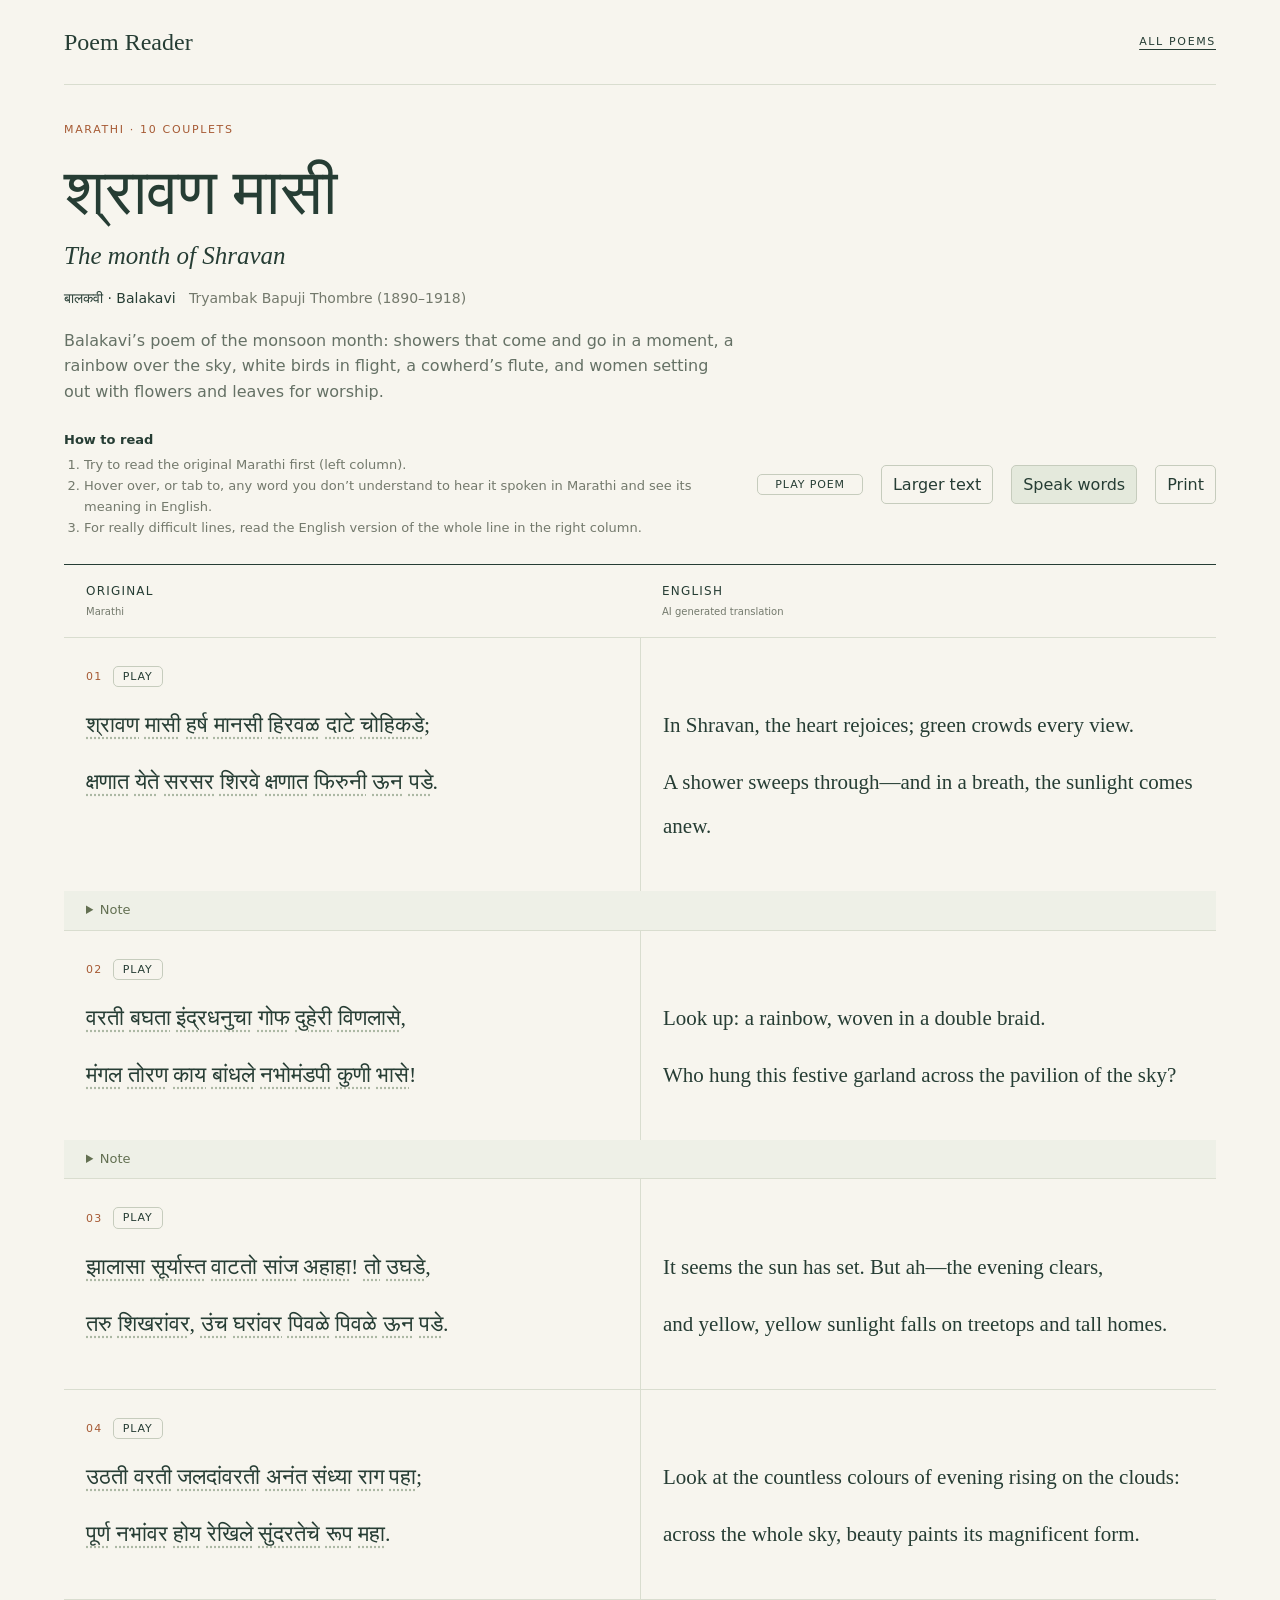
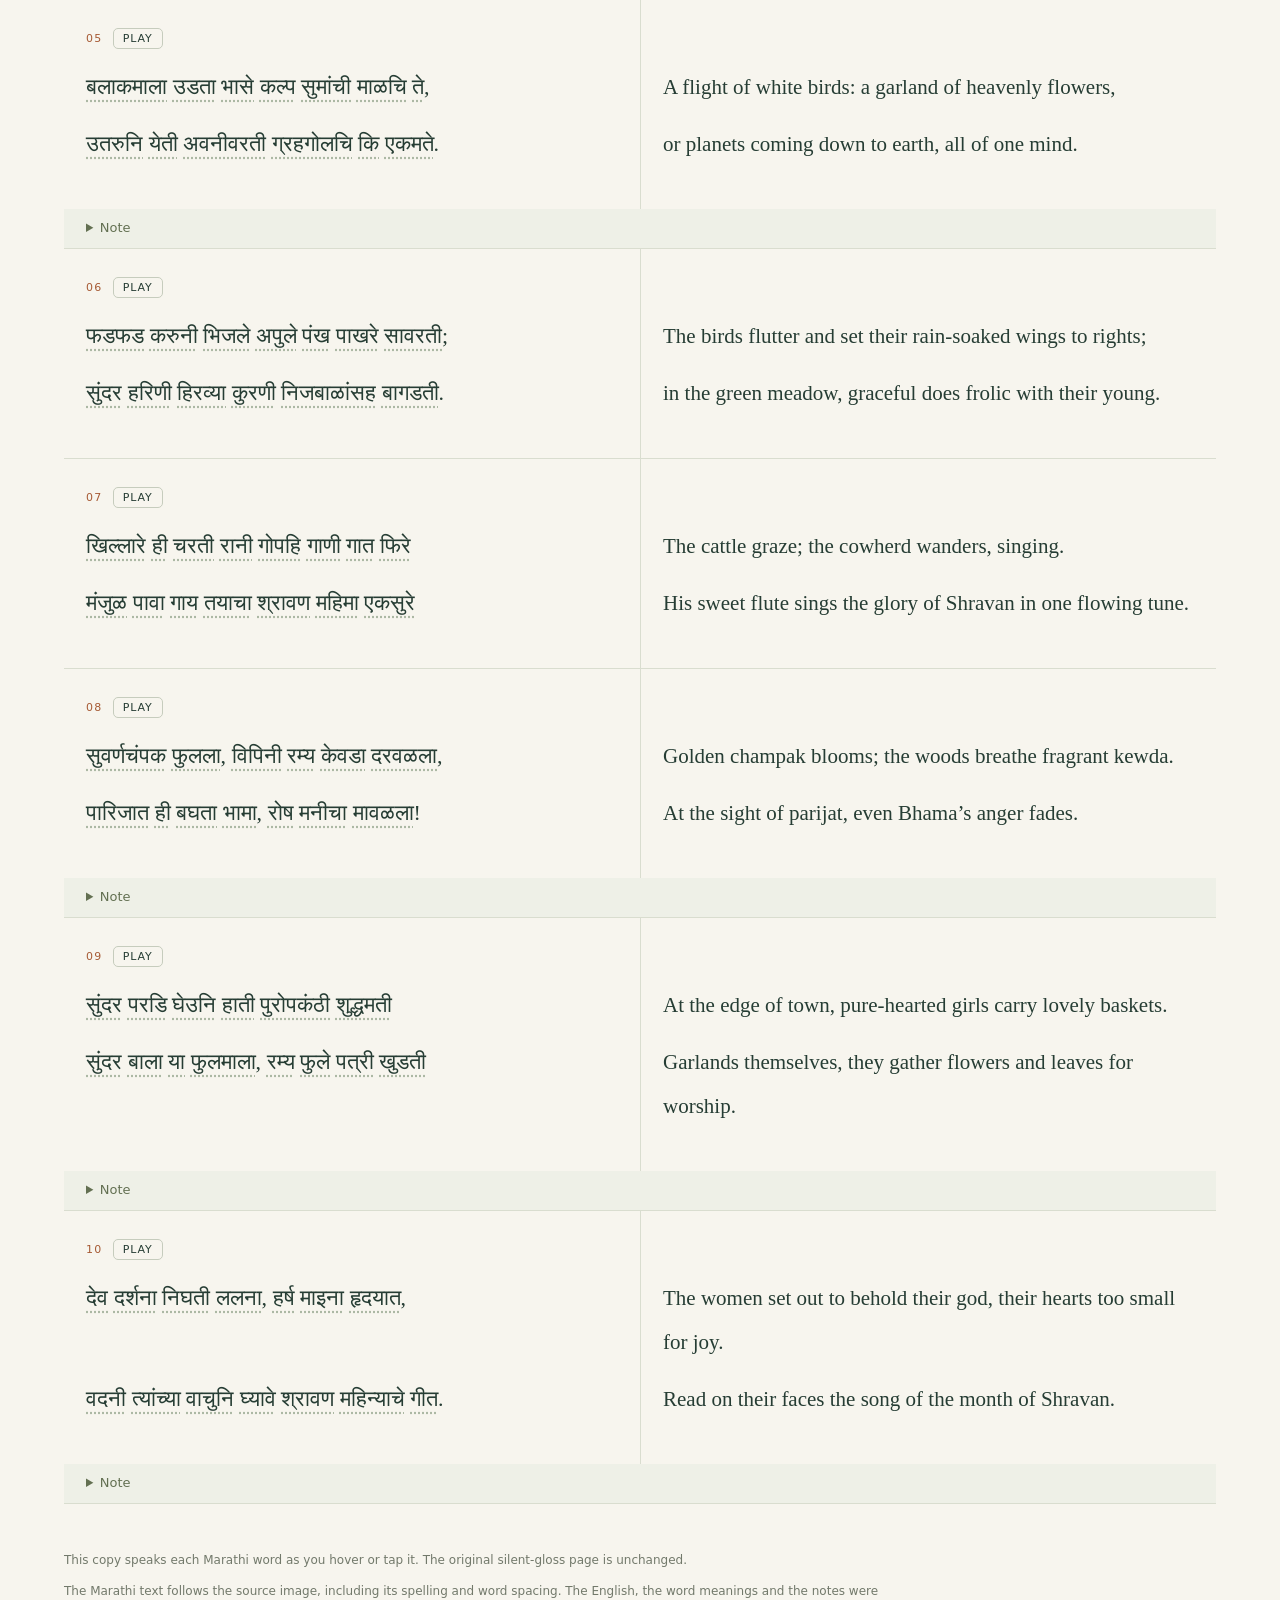
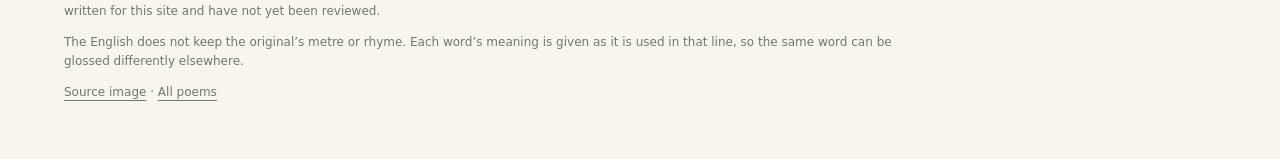
<file: shravan-masi-spoken.html>
<!doctype html><html lang="en"><head><meta charset="utf-8"><meta name="viewport" content="width=device-width,initial-scale=1"><title>The month of Shravan · spoken words</title><style>
:root{color-scheme:light;--lh:44px;--paper:#f7f5ee;--ink:#263d34;--muted:#73796c;--line:#d9ddcf;--accent:#a65a34}*{box-sizing:border-box}html{scroll-behavior:smooth}body{margin:0;background:var(--paper);color:var(--ink);font:16px/1.6 system-ui,sans-serif}a{color:inherit;text-underline-offset:4px}header,main,footer{max-width:1480px;margin:auto;padding:0 5vw}nav{display:flex;justify-content:space-between;align-items:center;padding:23px 0;border-bottom:1px solid var(--line)}.brand{font-family:Georgia,serif;font-size:24px;text-decoration:none}.small,.eyebrow{font-size:11px;letter-spacing:.15em;text-transform:uppercase}.eyebrow{color:var(--accent);margin:36px 0 12px}h1{font-family:serif;font-size:clamp(38px,5vw,66px);font-weight:500;line-height:1.3;margin:0}h2.subtitle{font:italic 25px Georgia,serif;margin:8px 0 17px}.byline{font-size:14px}.intro{max-width:670px;color:#657165;margin:18px 0 24px}.toolbar{display:flex;align-items:center;gap:18px;flex-wrap:wrap;margin:26px 0}.howto{margin-right:auto;color:var(--muted);font-size:13px;max-width:640px}.howto ol{margin:4px 0 0;padding-left:20px}.howto strong{color:var(--ink);font-weight:600}.narrow-only{display:none}button,select{font:inherit;color:var(--ink);border:1px solid #c6ccbd;background:transparent;border-radius:5px;padding:6px 11px;cursor:pointer}button:hover,button[aria-pressed=true]{background:#e4e9dc}.columns,.stanza{display:grid;grid-template-columns:1fr 1fr}.columns{position:sticky;top:0;z-index:2;background:var(--paper);border-top:1px solid var(--ink);border-bottom:1px solid var(--line)}.columns div{padding:17px 22px;font-size:12px;letter-spacing:.1em;text-transform:uppercase}.columns small{display:block;text-transform:none;letter-spacing:0;color:var(--muted);margin-top:2px}.stanza{border-bottom:1px solid var(--line);scroll-margin-top:90px}.pane{padding:28px 22px 30px;min-width:0;display:grid;grid-template-rows:subgrid;grid-row:span var(--rows)}.pane+.pane{border-left:1px solid var(--line)}.original{font-family:serif;font-size:22px;line-height:var(--lh)}.number{display:block;font:11px system-ui;color:var(--accent);margin-bottom:16px;letter-spacing:.12em;text-decoration:none}.verse{margin:0 0 13px}.rendition{font:21px/var(--lh) Georgia,serif}button.poem-word{font:inherit;color:inherit;line-height:inherit;padding:0 2px;margin:0 -2px;border:0;border-radius:3px;background:transparent;text-decoration:underline dotted #acb8a4;text-underline-offset:6px;touch-action:manipulation}button.poem-word:hover,button.poem-word.active{background:#e1e7d6}button.poem-word:focus-visible{outline:2px solid var(--accent);outline-offset:3px}.meaning-popup{position:fixed;z-index:10;max-width:min(320px,calc(100vw - 24px));padding:13px 17px;background:#263d34;color:#fffdf5;box-shadow:0 6px 24px #263d3433;border-radius:8px;font:16px/1.5 system-ui;overflow-wrap:anywhere}.meaning-popup[hidden]{display:none}.hover-hint{display:none}@media(hover:hover) and (pointer:fine){.hover-hint{display:inline}.touch-hint{display:none}}@media(prefers-reduced-motion:reduce){html{scroll-behavior:auto}}
details{grid-column:1/-1;background:#eef0e7;padding:9px 22px;font-size:13px}summary{cursor:pointer;color:#637052}details p{max-width:850px;margin:8px 0}.mobile-label{display:none}.large{--lh:52px}.large .original{font-size:26px}.large .rendition{font-size:25px}footer{padding-top:35px;padding-bottom:45px;font-size:12px;color:#72796b}footer p{max-width:850px}.library{display:block;padding:24px 0;border-bottom:1px solid var(--line);text-decoration:none}.library strong{font:28px serif}.library span{display:block;color:var(--muted)}@media(max-width:800px){.wide-only{display:none}.narrow-only{display:inline}header,main,footer{padding-left:22px;padding-right:22px}.columns{display:none}.stanza{grid-template-columns:1fr}.pane{padding:22px 0;display:block;grid-row:auto}.spacer{display:none}.pane+.pane{border-left:0;border-top:1px dashed var(--line)}.mobile-label{display:block;font:10px system-ui;text-transform:uppercase;letter-spacing:.15em;color:var(--accent);margin-bottom:12px}.original{font-size:23px}.number{margin-bottom:10px}details{margin-bottom:18px}.small{font-size:9px}}
.listen{font:11px system-ui,sans-serif;letter-spacing:.08em;text-transform:uppercase;padding:3px 9px;border-radius:5px;line-height:1.2;flex:none}
.listen[aria-pressed=true]{background:#263d34;color:#f7f5ee;border-color:#263d34}
.stanza-head{display:flex;align-items:center;gap:10px;margin-bottom:16px}
.stanza-head .number{margin-bottom:0}
.stanza.playing{background:#eef2e4}
#play-full{min-width:6.6rem}
@media print{.listen,#play-full,#speak-words{display:none!important}.stanza.playing{background:transparent}}
@media(max-width:800px){.stanza-head{margin-bottom:10px}}
@media print{.toolbar,nav,details{display:none}.columns{position:static}.stanza{break-inside:avoid}.pane{padding:15px}.meaning-popup{display:none!important}button.poem-word{text-decoration:none}body{background:white}}
</style></head><body><header><nav><a class="brand" href="index.html">Poem Reader</a><span class="small"><a href="index.html">All poems</a></span></nav><p class="eyebrow">Marathi · 10 couplets</p><h1 lang="mr">श्रावण मासी</h1><h2 class="subtitle">The month of Shravan</h2><div class="byline">बालकवी · Balakavi &nbsp; <span style="color:var(--muted)">Tryambak Bapuji Thombre (1890–1918)</span></div><p class="intro">Balakavi’s poem of the monsoon month: showers that come and go in a moment, a rainbow over the sky, white birds in flight, a cowherd’s flute, and women setting out with flowers and leaves for worship.</p><div class="toolbar"><div class="howto"><strong>How to read</strong><ol><li>Try to read the original Marathi first<span class="wide-only"> (left column)</span><span class="narrow-only"> (the first text in each stanza)</span>.</li><li><span class="hover-hint">Hover over, or tab to,</span><span class="touch-hint">Tap</span> any word you don’t understand to hear it spoken in Marathi and see its meaning in English.<span class="touch-hint"> Tap anywhere else to close it.</span></li><li>For really difficult lines, read the English version of the whole line <span class="wide-only">in the right column</span><span class="narrow-only">in the English after the stanza</span>.</li></ol></div><button type="button" id="play-full" class="listen" data-src="audio/full.mp3" aria-pressed="false">Play poem</button><button id="size" aria-pressed="false">Larger text</button><button type="button" id="speak-words" aria-pressed="true">Speak words</button><button onclick="window.print()">Print</button></div></header><main><div class="columns"><div>Original<small>Marathi</small></div><div>English<small>AI generated translation</small></div></div><section class="stanza" id="stanza-1" style="--rows:3" aria-label="Couplet 1"><div class="pane original" lang="mr"><span class="mobile-label">Marathi</span><div class="stanza-head"><a class="number" href="#stanza-1" aria-label="Couplet 1">01</a><button type="button" class="listen stanza-play" data-src="audio/stanza-01.mp3" aria-label="Play couplet 1" aria-pressed="false">Play</button></div><p class="verse"><button type="button" class="poem-word" data-meaning="Shravan (monsoon month)" data-speak-src="audio/words/w001.mp3">श्रावण</button> <button type="button" class="poem-word" data-meaning="in the month" data-speak-src="audio/words/w002.mp3">मासी</button> <button type="button" class="poem-word" data-meaning="joy" data-speak-src="audio/words/w003.mp3">हर्ष</button> <button type="button" class="poem-word" data-meaning="in the heart" data-speak-src="audio/words/w004.mp3">मानसी</button> <button type="button" class="poem-word" data-meaning="greenery" data-speak-src="audio/words/w005.mp3">हिरवळ</button> <button type="button" class="poem-word" data-meaning="grows thick" data-speak-src="audio/words/w006.mp3">दाटे</button> <button type="button" class="poem-word" data-meaning="all around" data-speak-src="audio/words/w007.mp3">चोहिकडे</button>;</p><p class="verse"><button type="button" class="poem-word" data-meaning="in a moment" data-speak-src="audio/words/w008.mp3">क्षणात</button> <button type="button" class="poem-word" data-meaning="comes" data-speak-src="audio/words/w009.mp3">येते</button> <button type="button" class="poem-word" data-meaning="swiftly / with a rustle" data-speak-src="audio/words/w010.mp3">सरसर</button> <button type="button" class="poem-word" data-meaning="a passing shower" data-speak-src="audio/words/w011.mp3">शिरवे</button> <button type="button" class="poem-word" data-meaning="in a moment" data-speak-src="audio/words/w008.mp3">क्षणात</button> <button type="button" class="poem-word" data-meaning="again" data-speak-src="audio/words/w012.mp3">फिरुनी</button> <button type="button" class="poem-word" data-meaning="sunshine" data-speak-src="audio/words/w013.mp3">ऊन</button> <button type="button" class="poem-word" data-meaning="falls" data-speak-src="audio/words/w014.mp3">पडे</button>.</p></div><div class="pane rendition"><span class="mobile-label">English</span><span class="number spacer" aria-hidden="true"></span><p class="verse">In Shravan, the heart rejoices; green crowds every view.</p><p class="verse">A shower sweeps through—and in a breath, the sunlight comes anew.</p></div><details><summary>Note</summary><p>Shravan is a month in the Hindu calendar associated with the monsoon. “सरसर” gives the shower its quick, rustling movement.</p></details></section><section class="stanza" id="stanza-2" style="--rows:3" aria-label="Couplet 2"><div class="pane original" lang="mr"><span class="mobile-label">Marathi</span><div class="stanza-head"><a class="number" href="#stanza-2" aria-label="Couplet 2">02</a><button type="button" class="listen stanza-play" data-src="audio/stanza-02.mp3" aria-label="Play couplet 2" aria-pressed="false">Play</button></div><p class="verse"><button type="button" class="poem-word" data-meaning="upward" data-speak-src="audio/words/w015.mp3">वरती</button> <button type="button" class="poem-word" data-meaning="on looking" data-speak-src="audio/words/w016.mp3">बघता</button> <button type="button" class="poem-word" data-meaning="of the rainbow" data-speak-src="audio/words/w017.mp3">इंद्रधनुचा</button> <button type="button" class="poem-word" data-meaning="braid" data-speak-src="audio/words/w018.mp3">गोफ</button> <button type="button" class="poem-word" data-meaning="double" data-speak-src="audio/words/w019.mp3">दुहेरी</button> <button type="button" class="poem-word" data-meaning="has been woven" data-speak-src="audio/words/w020.mp3">विणलासे</button>,</p><p class="verse"><button type="button" class="poem-word" data-meaning="auspicious" data-speak-src="audio/words/w021.mp3">मंगल</button> <button type="button" class="poem-word" data-meaning="festive doorway garland" data-speak-src="audio/words/w022.mp3">तोरण</button> <button type="button" class="poem-word" data-meaning="as though" data-speak-src="audio/words/w023.mp3">काय</button> <button type="button" class="poem-word" data-meaning="tied" data-speak-src="audio/words/w024.mp3">बांधले</button> <button type="button" class="poem-word" data-meaning="in the sky-pavilion" data-speak-src="audio/words/w025.mp3">नभोमंडपी</button> <button type="button" class="poem-word" data-meaning="someone" data-speak-src="audio/words/w026.mp3">कुणी</button> <button type="button" class="poem-word" data-meaning="it seems" data-speak-src="audio/words/w027.mp3">भासे</button>!</p></div><div class="pane rendition"><span class="mobile-label">English</span><span class="number spacer" aria-hidden="true"></span><p class="verse">Look up: a rainbow, woven in a double braid.</p><p class="verse">Who hung this festive garland across the pavilion of the sky?</p></div><details><summary>Note</summary><p>A तोरण is a decorative garland hung over an entrance on festive occasions; the sky becomes a great pavilion.</p></details></section><section class="stanza" id="stanza-3" style="--rows:3" aria-label="Couplet 3"><div class="pane original" lang="mr"><span class="mobile-label">Marathi</span><div class="stanza-head"><a class="number" href="#stanza-3" aria-label="Couplet 3">03</a><button type="button" class="listen stanza-play" data-src="audio/stanza-03.mp3" aria-label="Play couplet 3" aria-pressed="false">Play</button></div><p class="verse"><button type="button" class="poem-word" data-meaning="as if it has happened" data-speak-src="audio/words/w028.mp3">झालासा</button> <button type="button" class="poem-word" data-meaning="sunset" data-speak-src="audio/words/w029.mp3">सूर्यास्त</button> <button type="button" class="poem-word" data-meaning="seems" data-speak-src="audio/words/w030.mp3">वाटतो</button> <button type="button" class="poem-word" data-meaning="evening" data-speak-src="audio/words/w031.mp3">सांज</button> <button type="button" class="poem-word" data-meaning="ah!" data-speak-src="audio/words/w032.mp3">अहाहा</button>! <button type="button" class="poem-word" data-meaning="just then" data-speak-src="audio/words/w033.mp3">तो</button> <button type="button" class="poem-word" data-meaning="clears / opens" data-speak-src="audio/words/w034.mp3">उघडे</button>,</p><p class="verse"><button type="button" class="poem-word" data-meaning="tree" data-speak-src="audio/words/w035.mp3">तरु</button> <button type="button" class="poem-word" data-meaning="on the tops" data-speak-src="audio/words/w036.mp3">शिखरांवर</button>, <button type="button" class="poem-word" data-meaning="tall" data-speak-src="audio/words/w037.mp3">उंच</button> <button type="button" class="poem-word" data-meaning="on the houses" data-speak-src="audio/words/w038.mp3">घरांवर</button> <button type="button" class="poem-word" data-meaning="yellow" data-speak-src="audio/words/w039.mp3">पिवळे</button> <button type="button" class="poem-word" data-meaning="yellow (intensifying)" data-speak-src="audio/words/w039.mp3">पिवळे</button> <button type="button" class="poem-word" data-meaning="sunshine" data-speak-src="audio/words/w013.mp3">ऊन</button> <button type="button" class="poem-word" data-meaning="falls" data-speak-src="audio/words/w014.mp3">पडे</button>.</p></div><div class="pane rendition"><span class="mobile-label">English</span><span class="number spacer" aria-hidden="true"></span><p class="verse">It seems the sun has set. But ah—the evening clears,</p><p class="verse">and yellow, yellow sunlight falls on treetops and tall homes.</p></div></section><section class="stanza" id="stanza-4" style="--rows:3" aria-label="Couplet 4"><div class="pane original" lang="mr"><span class="mobile-label">Marathi</span><div class="stanza-head"><a class="number" href="#stanza-4" aria-label="Couplet 4">04</a><button type="button" class="listen stanza-play" data-src="audio/stanza-04.mp3" aria-label="Play couplet 4" aria-pressed="false">Play</button></div><p class="verse"><button type="button" class="poem-word" data-meaning="rise" data-speak-src="audio/words/w040.mp3">उठती</button> <button type="button" class="poem-word" data-meaning="above" data-speak-src="audio/words/w015.mp3">वरती</button> <button type="button" class="poem-word" data-meaning="upon the clouds" data-speak-src="audio/words/w041.mp3">जलदांवरती</button> <button type="button" class="poem-word" data-meaning="countless" data-speak-src="audio/words/w042.mp3">अनंत</button> <button type="button" class="poem-word" data-meaning="evening" data-speak-src="audio/words/w043.mp3">संध्या</button> <button type="button" class="poem-word" data-meaning="hues" data-speak-src="audio/words/w044.mp3">राग</button> <button type="button" class="poem-word" data-meaning="look" data-speak-src="audio/words/w045.mp3">पहा</button>;</p><p class="verse"><button type="button" class="poem-word" data-meaning="whole" data-speak-src="audio/words/w046.mp3">पूर्ण</button> <button type="button" class="poem-word" data-meaning="across the sky" data-speak-src="audio/words/w047.mp3">नभांवर</button> <button type="button" class="poem-word" data-meaning="is" data-speak-src="audio/words/w048.mp3">होय</button> <button type="button" class="poem-word" data-meaning="drawn / painted" data-speak-src="audio/words/w049.mp3">रेखिले</button> <button type="button" class="poem-word" data-meaning="of beauty" data-speak-src="audio/words/w050.mp3">सुंदरतेचे</button> <button type="button" class="poem-word" data-meaning="form" data-speak-src="audio/words/w051.mp3">रूप</button> <button type="button" class="poem-word" data-meaning="grand" data-speak-src="audio/words/w052.mp3">महा</button>.</p></div><div class="pane rendition"><span class="mobile-label">English</span><span class="number spacer" aria-hidden="true"></span><p class="verse">Look at the countless colours of evening rising on the clouds:</p><p class="verse">across the whole sky, beauty paints its magnificent form.</p></div></section><section class="stanza" id="stanza-5" style="--rows:3" aria-label="Couplet 5"><div class="pane original" lang="mr"><span class="mobile-label">Marathi</span><div class="stanza-head"><a class="number" href="#stanza-5" aria-label="Couplet 5">05</a><button type="button" class="listen stanza-play" data-src="audio/stanza-05.mp3" aria-label="Play couplet 5" aria-pressed="false">Play</button></div><p class="verse"><button type="button" class="poem-word" data-meaning="a flight of white waterbirds" data-speak-src="audio/words/w053.mp3">बलाकमाला</button> <button type="button" class="poem-word" data-meaning="while flying" data-speak-src="audio/words/w054.mp3">उडता</button> <button type="button" class="poem-word" data-meaning="seems" data-speak-src="audio/words/w027.mp3">भासे</button> <button type="button" class="poem-word" data-meaning="of the wish-fulfilling celestial tree" data-speak-src="audio/words/w055.mp3">कल्प</button> <button type="button" class="poem-word" data-meaning="of flowers" data-speak-src="audio/words/w056.mp3">सुमांची</button> <button type="button" class="poem-word" data-meaning="a garland indeed" data-speak-src="audio/words/w057.mp3">माळचि</button> <button type="button" class="poem-word" data-meaning="that" data-speak-src="audio/words/w058.mp3">ते</button>,</p><p class="verse"><button type="button" class="poem-word" data-meaning="descending" data-speak-src="audio/words/w059.mp3">उतरुनि</button> <button type="button" class="poem-word" data-meaning="come" data-speak-src="audio/words/w060.mp3">येती</button> <button type="button" class="poem-word" data-meaning="onto the earth" data-speak-src="audio/words/w061.mp3">अवनीवरती</button> <button type="button" class="poem-word" data-meaning="the planets themselves" data-speak-src="audio/words/w062.mp3">ग्रहगोलचि</button> <button type="button" class="poem-word" data-meaning="or / as though" data-speak-src="audio/words/w063.mp3">कि</button> <button type="button" class="poem-word" data-meaning="in one accord" data-speak-src="audio/words/w064.mp3">एकमते</button>.</p></div><div class="pane rendition"><span class="mobile-label">English</span><span class="number spacer" aria-hidden="true"></span><p class="verse">A flight of white birds: a garland of heavenly flowers,</p><p class="verse">or planets coming down to earth, all of one mind.</p></div><details><summary>Note</summary><p>बलाक denotes a white waterbird, often translated as a crane or heron. कल्पसुम evokes flowers of the heavenly wish-fulfilling tree.</p></details></section><section class="stanza" id="stanza-6" style="--rows:3" aria-label="Couplet 6"><div class="pane original" lang="mr"><span class="mobile-label">Marathi</span><div class="stanza-head"><a class="number" href="#stanza-6" aria-label="Couplet 6">06</a><button type="button" class="listen stanza-play" data-src="audio/stanza-06.mp3" aria-label="Play couplet 6" aria-pressed="false">Play</button></div><p class="verse"><button type="button" class="poem-word" data-meaning="fluttering" data-speak-src="audio/words/w065.mp3">फडफड</button> <button type="button" class="poem-word" data-meaning="having done" data-speak-src="audio/words/w066.mp3">करुनी</button> <button type="button" class="poem-word" data-meaning="wet" data-speak-src="audio/words/w067.mp3">भिजले</button> <button type="button" class="poem-word" data-meaning="their own" data-speak-src="audio/words/w068.mp3">अपुले</button> <button type="button" class="poem-word" data-meaning="wings" data-speak-src="audio/words/w069.mp3">पंख</button> <button type="button" class="poem-word" data-meaning="birds" data-speak-src="audio/words/w070.mp3">पाखरे</button> <button type="button" class="poem-word" data-meaning="put in order" data-speak-src="audio/words/w071.mp3">सावरती</button>;</p><p class="verse"><button type="button" class="poem-word" data-meaning="beautiful" data-speak-src="audio/words/w072.mp3">सुंदर</button> <button type="button" class="poem-word" data-meaning="does" data-speak-src="audio/words/w073.mp3">हरिणी</button> <button type="button" class="poem-word" data-meaning="green" data-speak-src="audio/words/w074.mp3">हिरव्या</button> <button type="button" class="poem-word" data-meaning="in the meadow" data-speak-src="audio/words/w075.mp3">कुरणी</button> <button type="button" class="poem-word" data-meaning="with their own young" data-speak-src="audio/words/w076.mp3">निजबाळांसह</button> <button type="button" class="poem-word" data-meaning="frisk / frolic" data-speak-src="audio/words/w077.mp3">बागडती</button>.</p></div><div class="pane rendition"><span class="mobile-label">English</span><span class="number spacer" aria-hidden="true"></span><p class="verse">The birds flutter and set their rain-soaked wings to rights;</p><p class="verse">in the green meadow, graceful does frolic with their young.</p></div></section><section class="stanza" id="stanza-7" style="--rows:3" aria-label="Couplet 7"><div class="pane original" lang="mr"><span class="mobile-label">Marathi</span><div class="stanza-head"><a class="number" href="#stanza-7" aria-label="Couplet 7">07</a><button type="button" class="listen stanza-play" data-src="audio/stanza-07.mp3" aria-label="Play couplet 7" aria-pressed="false">Play</button></div><p class="verse"><button type="button" class="poem-word" data-meaning="herds of cattle" data-speak-src="audio/words/w078.mp3">खिल्लारे</button> <button type="button" class="poem-word" data-meaning="too" data-speak-src="audio/words/w079.mp3">ही</button> <button type="button" class="poem-word" data-meaning="graze" data-speak-src="audio/words/w080.mp3">चरती</button> <button type="button" class="poem-word" data-meaning="in the open countryside" data-speak-src="audio/words/w081.mp3">रानी</button> <button type="button" class="poem-word" data-meaning="the cowherd too" data-speak-src="audio/words/w082.mp3">गोपहि</button> <button type="button" class="poem-word" data-meaning="songs" data-speak-src="audio/words/w083.mp3">गाणी</button> <button type="button" class="poem-word" data-meaning="singing" data-speak-src="audio/words/w084.mp3">गात</button> <button type="button" class="poem-word" data-meaning="wanders" data-speak-src="audio/words/w085.mp3">फिरे</button></p><p class="verse"><button type="button" class="poem-word" data-meaning="sweet-toned" data-speak-src="audio/words/w086.mp3">मंजुळ</button> <button type="button" class="poem-word" data-meaning="flute" data-speak-src="audio/words/w087.mp3">पावा</button> <button type="button" class="poem-word" data-meaning="sings" data-speak-src="audio/words/w088.mp3">गाय</button> <button type="button" class="poem-word" data-meaning="his" data-speak-src="audio/words/w089.mp3">तयाचा</button> <button type="button" class="poem-word" data-meaning="Shravan" data-speak-src="audio/words/w001.mp3">श्रावण</button> <button type="button" class="poem-word" data-meaning="glory" data-speak-src="audio/words/w090.mp3">महिमा</button> <button type="button" class="poem-word" data-meaning="in a steady melody" data-speak-src="audio/words/w091.mp3">एकसुरे</button></p></div><div class="pane rendition"><span class="mobile-label">English</span><span class="number spacer" aria-hidden="true"></span><p class="verse">The cattle graze; the cowherd wanders, singing.</p><p class="verse">His sweet flute sings the glory of Shravan in one flowing tune.</p></div></section><section class="stanza" id="stanza-8" style="--rows:3" aria-label="Couplet 8"><div class="pane original" lang="mr"><span class="mobile-label">Marathi</span><div class="stanza-head"><a class="number" href="#stanza-8" aria-label="Couplet 8">08</a><button type="button" class="listen stanza-play" data-src="audio/stanza-08.mp3" aria-label="Play couplet 8" aria-pressed="false">Play</button></div><p class="verse"><button type="button" class="poem-word" data-meaning="golden champak" data-speak-src="audio/words/w092.mp3">सुवर्णचंपक</button> <button type="button" class="poem-word" data-meaning="has bloomed" data-speak-src="audio/words/w093.mp3">फुलला</button>, <button type="button" class="poem-word" data-meaning="in the woods" data-speak-src="audio/words/w094.mp3">विपिनी</button> <button type="button" class="poem-word" data-meaning="lovely" data-speak-src="audio/words/w095.mp3">रम्य</button> <button type="button" class="poem-word" data-meaning="fragrant screw-pine" data-speak-src="audio/words/w096.mp3">केवडा</button> <button type="button" class="poem-word" data-meaning="has spread its fragrance" data-speak-src="audio/words/w097.mp3">दरवळला</button>,</p><p class="verse"><button type="button" class="poem-word" data-meaning="parijat (night-flowering jasmine)" data-speak-src="audio/words/w098.mp3">पारिजात</button> <button type="button" class="poem-word" data-meaning="too" data-speak-src="audio/words/w079.mp3">ही</button> <button type="button" class="poem-word" data-meaning="on seeing" data-speak-src="audio/words/w016.mp3">बघता</button> <button type="button" class="poem-word" data-meaning="Bhama (Satyabhama)" data-speak-src="audio/words/w099.mp3">भामा</button>, <button type="button" class="poem-word" data-meaning="anger" data-speak-src="audio/words/w100.mp3">रोष</button> <button type="button" class="poem-word" data-meaning="in the heart" data-speak-src="audio/words/w101.mp3">मनीचा</button> <button type="button" class="poem-word" data-meaning="subsided" data-speak-src="audio/words/w102.mp3">मावळला</button>!</p></div><div class="pane rendition"><span class="mobile-label">English</span><span class="number spacer" aria-hidden="true"></span><p class="verse">Golden champak blooms; the woods breathe fragrant kewda.</p><p class="verse">At the sight of parijat, even Bhama’s anger fades.</p></div><details><summary>Note</summary><p>Bhama is Satyabhama, associated with Krishna and the celestial parijat tree. The line evokes her anger being soothed at its sight.</p></details></section><section class="stanza" id="stanza-9" style="--rows:3" aria-label="Couplet 9"><div class="pane original" lang="mr"><span class="mobile-label">Marathi</span><div class="stanza-head"><a class="number" href="#stanza-9" aria-label="Couplet 9">09</a><button type="button" class="listen stanza-play" data-src="audio/stanza-09.mp3" aria-label="Play couplet 9" aria-pressed="false">Play</button></div><p class="verse"><button type="button" class="poem-word" data-meaning="beautiful" data-speak-src="audio/words/w072.mp3">सुंदर</button> <button type="button" class="poem-word" data-meaning="flower basket" data-speak-src="audio/words/w103.mp3">परडि</button> <button type="button" class="poem-word" data-meaning="taking" data-speak-src="audio/words/w104.mp3">घेउनि</button> <button type="button" class="poem-word" data-meaning="in hand" data-speak-src="audio/words/w105.mp3">हाती</button> <button type="button" class="poem-word" data-meaning="on the outskirts of town" data-speak-src="audio/words/w106.mp3">पुरोपकंठी</button> <button type="button" class="poem-word" data-meaning="pure-hearted" data-speak-src="audio/words/w107.mp3">शुद्धमती</button></p><p class="verse"><button type="button" class="poem-word" data-meaning="lovely" data-speak-src="audio/words/w072.mp3">सुंदर</button> <button type="button" class="poem-word" data-meaning="young women" data-speak-src="audio/words/w108.mp3">बाला</button> <button type="button" class="poem-word" data-meaning="these" data-speak-src="audio/words/w109.mp3">या</button> <button type="button" class="poem-word" data-meaning="garlands of flowers (metaphor for the women)" data-speak-src="audio/words/w110.mp3">फुलमाला</button>, <button type="button" class="poem-word" data-meaning="lovely" data-speak-src="audio/words/w095.mp3">रम्य</button> <button type="button" class="poem-word" data-meaning="flowers" data-speak-src="audio/words/w111.mp3">फुले</button> <button type="button" class="poem-word" data-meaning="leaves for worship" data-speak-src="audio/words/w112.mp3">पत्री</button> <button type="button" class="poem-word" data-meaning="pluck" data-speak-src="audio/words/w113.mp3">खुडती</button></p></div><div class="pane rendition"><span class="mobile-label">English</span><span class="number spacer" aria-hidden="true"></span><p class="verse">At the edge of town, pure-hearted girls carry lovely baskets.</p><p class="verse">Garlands themselves, they gather flowers and leaves for worship.</p></div><details><summary>Note</summary><p>The women are themselves likened to flower garlands. पत्री are leaves gathered for worship.</p></details></section><section class="stanza" id="stanza-10" style="--rows:3" aria-label="Couplet 10"><div class="pane original" lang="mr"><span class="mobile-label">Marathi</span><div class="stanza-head"><a class="number" href="#stanza-10" aria-label="Couplet 10">10</a><button type="button" class="listen stanza-play" data-src="audio/stanza-10.mp3" aria-label="Play couplet 10" aria-pressed="false">Play</button></div><p class="verse"><button type="button" class="poem-word" data-meaning="the deity" data-speak-src="audio/words/w114.mp3">देव</button> <button type="button" class="poem-word" data-meaning="for darshan / sacred viewing" data-speak-src="audio/words/w115.mp3">दर्शना</button> <button type="button" class="poem-word" data-meaning="set out" data-speak-src="audio/words/w116.mp3">निघती</button> <button type="button" class="poem-word" data-meaning="women" data-speak-src="audio/words/w117.mp3">ललना</button>, <button type="button" class="poem-word" data-meaning="joy" data-speak-src="audio/words/w003.mp3">हर्ष</button> <button type="button" class="poem-word" data-meaning="cannot be contained" data-speak-src="audio/words/w118.mp3">माइना</button> <button type="button" class="poem-word" data-meaning="in the heart" data-speak-src="audio/words/w119.mp3">हृदयात</button>,</p><p class="verse"><button type="button" class="poem-word" data-meaning="on the faces" data-speak-src="audio/words/w120.mp3">वदनी</button> <button type="button" class="poem-word" data-meaning="their" data-speak-src="audio/words/w121.mp3">त्यांच्या</button> <button type="button" class="poem-word" data-meaning="reading" data-speak-src="audio/words/w122.mp3">वाचुनि</button> <button type="button" class="poem-word" data-meaning="one should take in" data-speak-src="audio/words/w123.mp3">घ्यावे</button> <button type="button" class="poem-word" data-meaning="Shravan" data-speak-src="audio/words/w001.mp3">श्रावण</button> <button type="button" class="poem-word" data-meaning="of the month" data-speak-src="audio/words/w124.mp3">महिन्याचे</button> <button type="button" class="poem-word" data-meaning="song" data-speak-src="audio/words/w125.mp3">गीत</button>.</p></div><div class="pane rendition"><span class="mobile-label">English</span><span class="number spacer" aria-hidden="true"></span><p class="verse">The women set out to behold their god, their hearts too small for joy.</p><p class="verse">Read on their faces the song of the month of Shravan.</p></div><details><summary>Note</summary><p>Darshan is the devotional act of beholding a deity. The closing image asks us to “read” the season’s song in the women’s faces.</p></details></section></main><footer><p>This copy speaks each Marathi word as you hover or tap it. The original silent-gloss page is unchanged.</p><p>The Marathi text follows the source image, including its spelling and word spacing. The English, the word meanings and the notes were written for this site and have not yet been reviewed.</p><p>The English does not keep the original’s metre or rhyme. Each word’s meaning is given as it is used in that line, so the same word can be glossed differently elsewhere.</p><p><a href="sources/shravan-masi.png">Source image</a> · <a href="index.html">All poems</a></p></footer><audio id="poem-audio" preload="metadata"></audio><audio id="word-audio" preload="none" playsinline></audio><div id="meaning-popup" class="meaning-popup" role="tooltip" lang="en" hidden></div><script>(() => {
  const popup = document.getElementById('meaning-popup');
  const wordAudio = document.getElementById('word-audio');
  const speakBtn = document.getElementById('speak-words');
  let active = null;
  let pinned = false;
  let timer;
  let speakTimer;
  let speakOn = true;
  let lastSpoken = null;

  function stopWord() {
    clearTimeout(speakTimer);
    speakTimer = null;
    lastSpoken = null;
    wordAudio.pause();
    wordAudio.removeAttribute('src');
    try { wordAudio.load(); } catch (e) {}
    if ('speechSynthesis' in window) speechSynthesis.cancel();
  }
  function poemIsPlaying() {
    return currentBtn && !audio.paused;
  }
  function speakFallback(text) {
    if (!('speechSynthesis' in window)) return;
    speechSynthesis.cancel();
    const u = new SpeechSynthesisUtterance(text);
    u.lang = 'mr-IN';
    u.rate = 0.85;
    const voices = speechSynthesis.getVoices();
    const pick = voices.find(v => /^mr(-|$)/i.test(v.lang)) || voices.find(v => /^hi(-|$)/i.test(v.lang));
    if (pick) u.voice = pick;
    speechSynthesis.speak(u);
  }
  function speakNow(word) {
    if (!speakOn || poemIsPlaying()) return;
    const text = word.textContent.trim();
    const src = word.getAttribute('data-speak-src');
    if (lastSpoken === word && wordAudio.getAttribute('src') === src && !wordAudio.paused) return;
    lastSpoken = word;
    if (src) {
      if ('speechSynthesis' in window) speechSynthesis.cancel();
      wordAudio.src = src;
      wordAudio.play().catch(() => speakFallback(text));
    } else {
      speakFallback(text);
    }
  }
  function queueSpeak(word) {
    clearTimeout(speakTimer);
    speakTimer = setTimeout(() => speakNow(word), 220);
  }

  function close() {
    clearTimeout(timer);
    clearTimeout(speakTimer);
    if (active) {
      active.classList.remove('active');
      active.removeAttribute('aria-describedby');
    }
    active = null;
    pinned = false;
    popup.hidden = true;
    stopWord();
  }
  function position() {
    if (!active) return;
    const rect = active.getBoundingClientRect();
    const box = popup.getBoundingClientRect();
    const left = Math.max(12, Math.min(rect.left + rect.width / 2 - box.width / 2, innerWidth - box.width - 12));
    const below = rect.bottom + 8;
    const top = below + box.height <= innerHeight - 12 ? below : Math.max(12, rect.top - box.height - 8);
    popup.style.left = `${left}px`;
    popup.style.top = `${top}px`;
  }
  function show(word, pin = false, immediateSpeak = false) {
    const keepPinned = pin;
    close();
    active = word;
    pinned = keepPinned;
    popup.textContent = word.dataset.meaning;
    popup.hidden = false;
    word.classList.add('active');
    word.setAttribute('aria-describedby', popup.id);
    position();
    if (keepPinned || immediateSpeak) speakNow(word);
    else queueSpeak(word);
  }
  function leave() {
    if (!pinned) timer = setTimeout(close, 180);
  }
  document.querySelectorAll('.poem-word').forEach(word => {
    word.addEventListener('pointerenter', event => {
      if (event.pointerType === 'mouse' && !pinned) show(word);
    });
    word.addEventListener('pointerleave', leave);
    word.addEventListener('focus', () => {
      if (word.matches(':focus-visible')) show(word, false, true);
    });
    word.addEventListener('blur', () => { if (active === word) close(); });
    word.addEventListener('click', () => {
      if (active === word && pinned) close();
      else show(word, true);
    });
  });
  popup.addEventListener('pointerenter', () => clearTimeout(timer));
  popup.addEventListener('pointerleave', leave);
  document.addEventListener('pointerdown', event => {
    if (!event.target.closest('.poem-word, .meaning-popup')) close();
  });
  document.addEventListener('keydown', event => { if (event.key === 'Escape') close(); });
  window.addEventListener('scroll', close, {passive: true});
  window.addEventListener('resize', close);
  document.getElementById('size').onclick = function () {
    close();
    this.setAttribute('aria-pressed', String(document.body.classList.toggle('large')));
  };
  speakBtn.addEventListener('click', () => {
    speakOn = !speakOn;
    speakBtn.setAttribute('aria-pressed', String(speakOn));
    if (!speakOn) stopWord();
  });

  const audio = document.getElementById('poem-audio');
  const buttons = [...document.querySelectorAll('.listen[data-src]')];
  let currentBtn = null;

  function idleLabel(btn) {
    return btn.id === 'play-full' ? 'Play poem' : 'Play';
  }
  function resetButtons() {
    buttons.forEach(btn => {
      btn.setAttribute('aria-pressed', 'false');
      btn.textContent = idleLabel(btn);
    });
    document.querySelectorAll('.stanza.playing').forEach(s => s.classList.remove('playing'));
  }
  function markPlaying(btn) {
    resetButtons();
    currentBtn = btn;
    btn.setAttribute('aria-pressed', 'true');
    btn.textContent = 'Pause';
    const stanza = btn.closest('.stanza');
    if (stanza) stanza.classList.add('playing');
  }
  buttons.forEach(btn => {
    btn.addEventListener('click', () => {
      stopWord();
      if (currentBtn === btn && !audio.paused) {
        audio.pause();
        btn.setAttribute('aria-pressed', 'false');
        btn.textContent = idleLabel(btn);
        return;
      }
      if (currentBtn === btn && audio.paused && audio.getAttribute('src')) {
        audio.play();
        markPlaying(btn);
        return;
      }
      audio.src = btn.dataset.src;
      audio.play().then(() => markPlaying(btn)).catch(() => {
        btn.textContent = 'Missing audio';
      });
    });
  });
  audio.addEventListener('ended', () => {
    currentBtn = null;
    resetButtons();
    audio.removeAttribute('src');
  });

})();
</script></body></html>
</file>
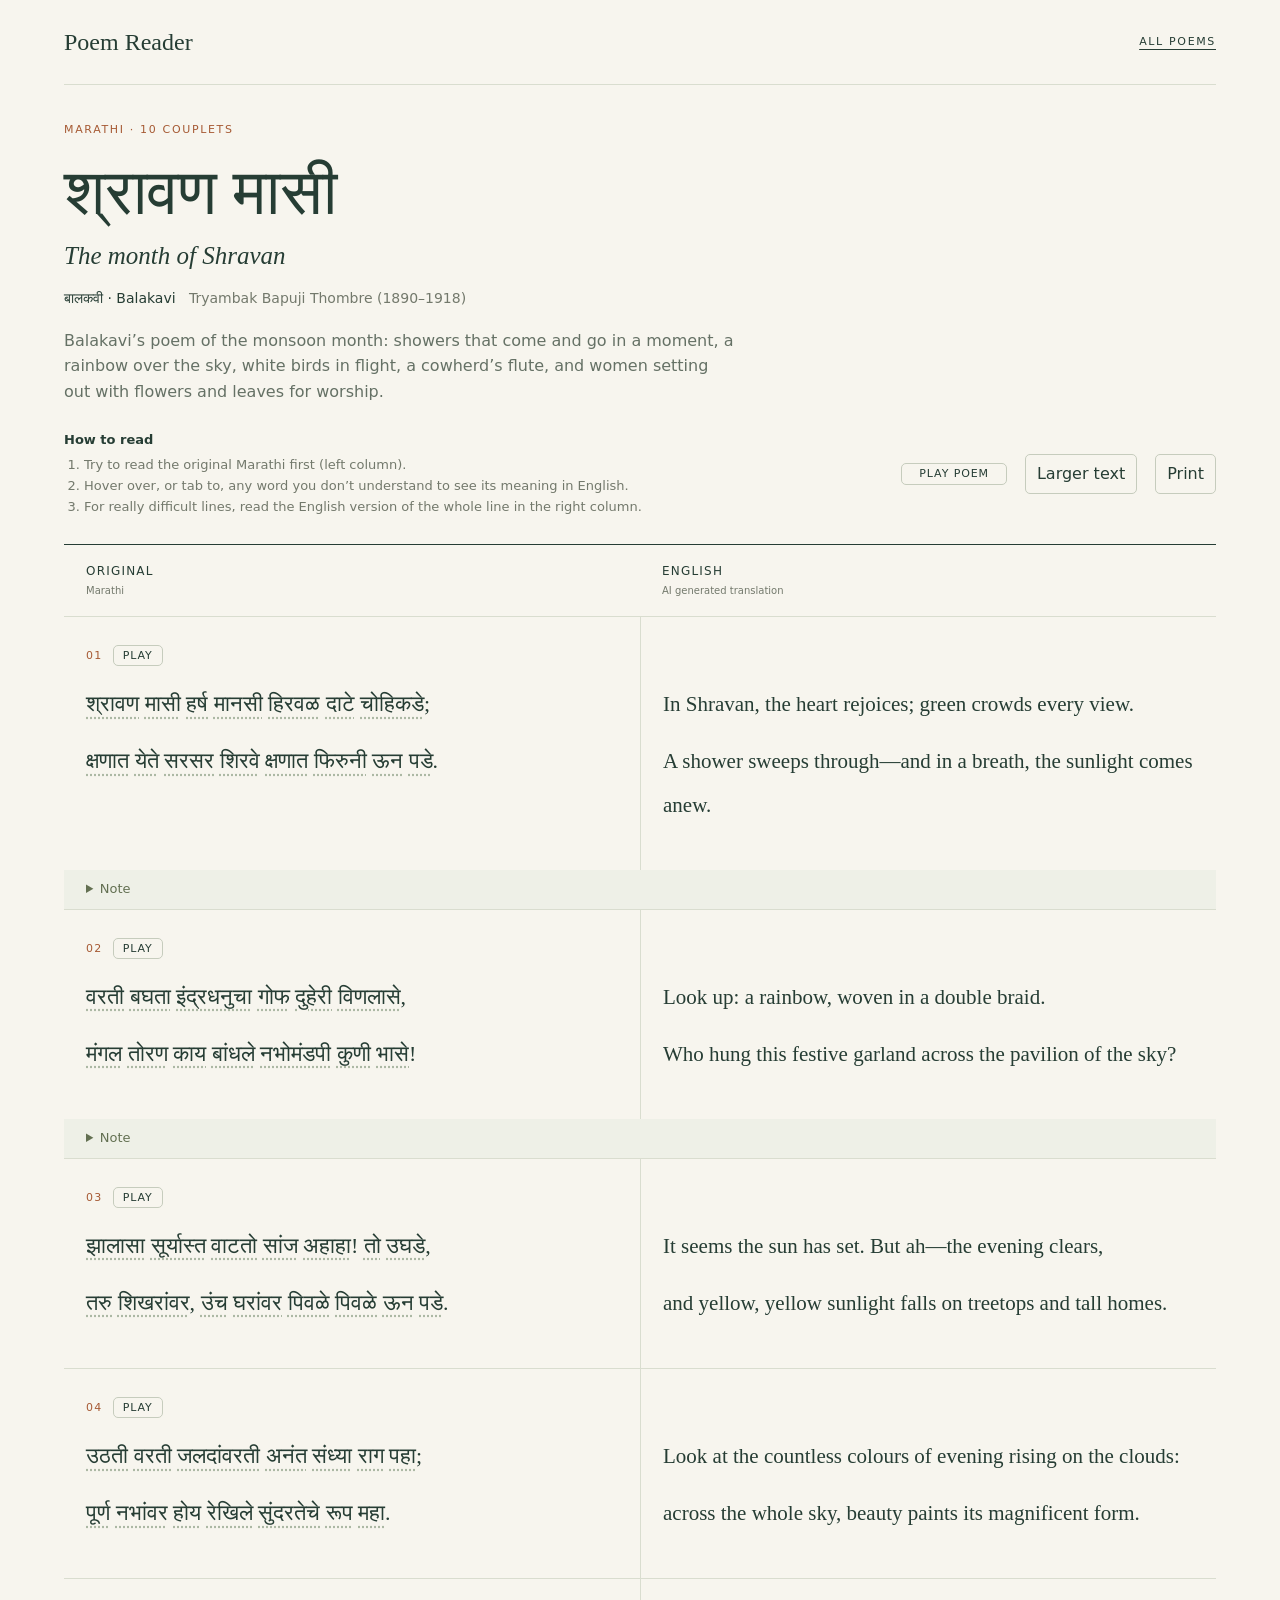
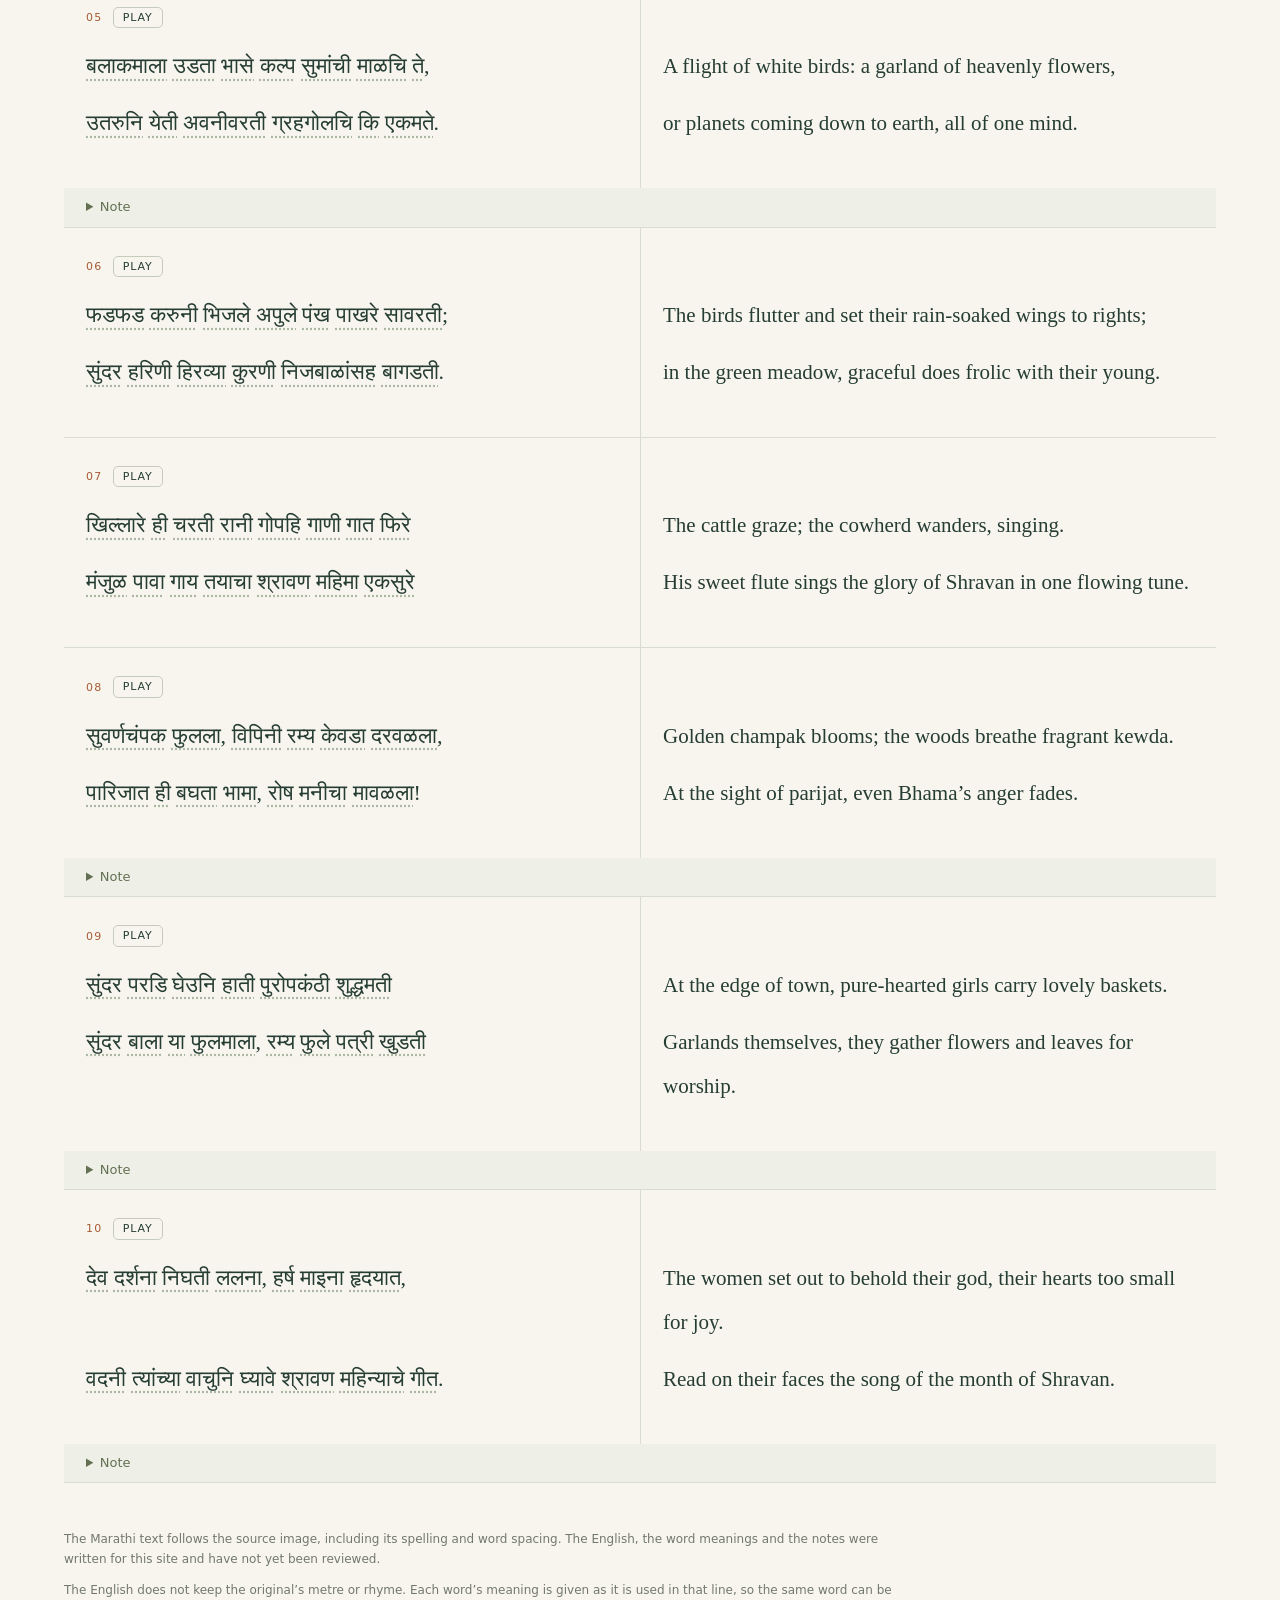
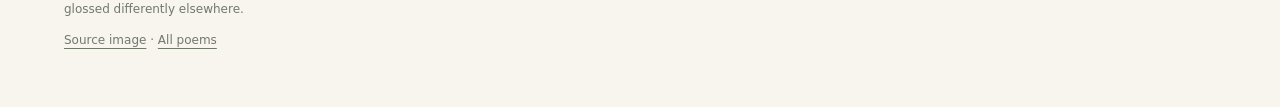
<file: shravan-masi.html>
<!doctype html><html lang="en"><head><meta charset="utf-8"><meta name="viewport" content="width=device-width,initial-scale=1"><title>The month of Shravan · Poem Reader</title><style>
:root{color-scheme:light;--lh:44px;--paper:#f7f5ee;--ink:#263d34;--muted:#73796c;--line:#d9ddcf;--accent:#a65a34}*{box-sizing:border-box}html{scroll-behavior:smooth}body{margin:0;background:var(--paper);color:var(--ink);font:16px/1.6 system-ui,sans-serif}a{color:inherit;text-underline-offset:4px}header,main,footer{max-width:1480px;margin:auto;padding:0 5vw}nav{display:flex;justify-content:space-between;align-items:center;padding:23px 0;border-bottom:1px solid var(--line)}.brand{font-family:Georgia,serif;font-size:24px;text-decoration:none}.small,.eyebrow{font-size:11px;letter-spacing:.15em;text-transform:uppercase}.eyebrow{color:var(--accent);margin:36px 0 12px}h1{font-family:serif;font-size:clamp(38px,5vw,66px);font-weight:500;line-height:1.3;margin:0}h2.subtitle{font:italic 25px Georgia,serif;margin:8px 0 17px}.byline{font-size:14px}.intro{max-width:670px;color:#657165;margin:18px 0 24px}.toolbar{display:flex;align-items:center;gap:18px;flex-wrap:wrap;margin:26px 0}.howto{margin-right:auto;color:var(--muted);font-size:13px;max-width:640px}.howto ol{margin:4px 0 0;padding-left:20px}.howto strong{color:var(--ink);font-weight:600}.narrow-only{display:none}button,select{font:inherit;color:var(--ink);border:1px solid #c6ccbd;background:transparent;border-radius:5px;padding:6px 11px;cursor:pointer}button:hover,button[aria-pressed=true]{background:#e4e9dc}.columns,.stanza{display:grid;grid-template-columns:1fr 1fr}.columns{position:sticky;top:0;z-index:2;background:var(--paper);border-top:1px solid var(--ink);border-bottom:1px solid var(--line)}.columns div{padding:17px 22px;font-size:12px;letter-spacing:.1em;text-transform:uppercase}.columns small{display:block;text-transform:none;letter-spacing:0;color:var(--muted);margin-top:2px}.stanza{border-bottom:1px solid var(--line);scroll-margin-top:90px}.pane{padding:28px 22px 30px;min-width:0;display:grid;grid-template-rows:subgrid;grid-row:span var(--rows)}.pane+.pane{border-left:1px solid var(--line)}.original{font-family:serif;font-size:22px;line-height:var(--lh)}.number{display:block;font:11px system-ui;color:var(--accent);margin-bottom:16px;letter-spacing:.12em;text-decoration:none}.verse{margin:0 0 13px}.rendition{font:21px/var(--lh) Georgia,serif}button.poem-word{font:inherit;color:inherit;line-height:inherit;padding:0 2px;margin:0 -2px;border:0;border-radius:3px;background:transparent;text-decoration:underline dotted #acb8a4;text-underline-offset:6px;touch-action:manipulation}button.poem-word:hover,button.poem-word.active{background:#e1e7d6}button.poem-word:focus-visible{outline:2px solid var(--accent);outline-offset:3px}.meaning-popup{position:fixed;z-index:10;max-width:min(320px,calc(100vw - 24px));padding:13px 17px;background:#263d34;color:#fffdf5;box-shadow:0 6px 24px #263d3433;border-radius:8px;font:16px/1.5 system-ui;overflow-wrap:anywhere}.meaning-popup[hidden]{display:none}.hover-hint{display:none}@media(hover:hover) and (pointer:fine){.hover-hint{display:inline}.touch-hint{display:none}}@media(prefers-reduced-motion:reduce){html{scroll-behavior:auto}}
details{grid-column:1/-1;background:#eef0e7;padding:9px 22px;font-size:13px}summary{cursor:pointer;color:#637052}details p{max-width:850px;margin:8px 0}.mobile-label{display:none}.large{--lh:52px}.large .original{font-size:26px}.large .rendition{font-size:25px}footer{padding-top:35px;padding-bottom:45px;font-size:12px;color:#72796b}footer p{max-width:850px}.library{display:block;padding:24px 0;border-bottom:1px solid var(--line);text-decoration:none}.library strong{font:28px serif}.library span{display:block;color:var(--muted)}@media(max-width:800px){.wide-only{display:none}.narrow-only{display:inline}header,main,footer{padding-left:22px;padding-right:22px}.columns{display:none}.stanza{grid-template-columns:1fr}.pane{padding:22px 0;display:block;grid-row:auto}.spacer{display:none}.pane+.pane{border-left:0;border-top:1px dashed var(--line)}.mobile-label{display:block;font:10px system-ui;text-transform:uppercase;letter-spacing:.15em;color:var(--accent);margin-bottom:12px}.original{font-size:23px}.number{margin-bottom:10px}details{margin-bottom:18px}.small{font-size:9px}}
.listen{font:11px system-ui,sans-serif;letter-spacing:.08em;text-transform:uppercase;padding:3px 9px;border-radius:5px;line-height:1.2;flex:none}
.listen[aria-pressed=true]{background:#263d34;color:#f7f5ee;border-color:#263d34}
.stanza-head{display:flex;align-items:center;gap:10px;margin-bottom:16px}
.stanza-head .number{margin-bottom:0}
.stanza.playing{background:#eef2e4}
#play-full{min-width:6.6rem}
@media print{.listen,#play-full{display:none!important}.stanza.playing{background:transparent}}
@media(max-width:800px){.stanza-head{margin-bottom:10px}}
@media print{.toolbar,nav,details{display:none}.columns{position:static}.stanza{break-inside:avoid}.pane{padding:15px}.meaning-popup{display:none!important}button.poem-word{text-decoration:none}body{background:white}}
</style></head><body><header><nav><a class="brand" href="index.html">Poem Reader</a><span class="small"><a href="index.html">All poems</a></span></nav><p class="eyebrow">Marathi · 10 couplets</p><h1 lang="mr">श्रावण मासी</h1><h2 class="subtitle">The month of Shravan</h2><div class="byline">बालकवी · Balakavi &nbsp; <span style="color:var(--muted)">Tryambak Bapuji Thombre (1890–1918)</span></div><p class="intro">Balakavi’s poem of the monsoon month: showers that come and go in a moment, a rainbow over the sky, white birds in flight, a cowherd’s flute, and women setting out with flowers and leaves for worship.</p><div class="toolbar"><div class="howto"><strong>How to read</strong><ol><li>Try to read the original Marathi first<span class="wide-only"> (left column)</span><span class="narrow-only"> (the first text in each stanza)</span>.</li><li><span class="hover-hint">Hover over, or tab to,</span><span class="touch-hint">Tap</span> any word you don’t understand to see its meaning in English.<span class="touch-hint"> Tap anywhere else to close it.</span></li><li>For really difficult lines, read the English version of the whole line <span class="wide-only">in the right column</span><span class="narrow-only">in the English after the stanza</span>.</li></ol></div><button type="button" id="play-full" class="listen" data-src="audio/full.mp3" aria-pressed="false">Play poem</button><button id="size" aria-pressed="false">Larger text</button><button onclick="window.print()">Print</button></div></header><main><div class="columns"><div>Original<small>Marathi</small></div><div>English<small>AI generated translation</small></div></div><section class="stanza" id="stanza-1" style="--rows:3" aria-label="Couplet 1"><div class="pane original" lang="mr"><span class="mobile-label">Marathi</span><div class="stanza-head"><a class="number" href="#stanza-1" aria-label="Couplet 1">01</a><button type="button" class="listen stanza-play" data-src="audio/stanza-1.mp3" aria-label="Play couplet 1" aria-pressed="false">Play</button></div><p class="verse"><button type="button" class="poem-word" data-meaning="Shravan (monsoon month)">श्रावण</button> <button type="button" class="poem-word" data-meaning="in the month">मासी</button> <button type="button" class="poem-word" data-meaning="joy">हर्ष</button> <button type="button" class="poem-word" data-meaning="in the heart">मानसी</button> <button type="button" class="poem-word" data-meaning="greenery">हिरवळ</button> <button type="button" class="poem-word" data-meaning="grows thick">दाटे</button> <button type="button" class="poem-word" data-meaning="all around">चोहिकडे</button>;</p><p class="verse"><button type="button" class="poem-word" data-meaning="in a moment">क्षणात</button> <button type="button" class="poem-word" data-meaning="comes">येते</button> <button type="button" class="poem-word" data-meaning="swiftly / with a rustle">सरसर</button> <button type="button" class="poem-word" data-meaning="a passing shower">शिरवे</button> <button type="button" class="poem-word" data-meaning="in a moment">क्षणात</button> <button type="button" class="poem-word" data-meaning="again">फिरुनी</button> <button type="button" class="poem-word" data-meaning="sunshine">ऊन</button> <button type="button" class="poem-word" data-meaning="falls">पडे</button>.</p></div><div class="pane rendition"><span class="mobile-label">English</span><span class="number spacer" aria-hidden="true"></span><p class="verse">In Shravan, the heart rejoices; green crowds every view.</p><p class="verse">A shower sweeps through—and in a breath, the sunlight comes anew.</p></div><details><summary>Note</summary><p>Shravan is a month in the Hindu calendar associated with the monsoon. “सरसर” gives the shower its quick, rustling movement.</p></details></section><section class="stanza" id="stanza-2" style="--rows:3" aria-label="Couplet 2"><div class="pane original" lang="mr"><span class="mobile-label">Marathi</span><div class="stanza-head"><a class="number" href="#stanza-2" aria-label="Couplet 2">02</a><button type="button" class="listen stanza-play" data-src="audio/stanza-2.mp3" aria-label="Play couplet 2" aria-pressed="false">Play</button></div><p class="verse"><button type="button" class="poem-word" data-meaning="upward">वरती</button> <button type="button" class="poem-word" data-meaning="on looking">बघता</button> <button type="button" class="poem-word" data-meaning="of the rainbow">इंद्रधनुचा</button> <button type="button" class="poem-word" data-meaning="braid">गोफ</button> <button type="button" class="poem-word" data-meaning="double">दुहेरी</button> <button type="button" class="poem-word" data-meaning="has been woven">विणलासे</button>,</p><p class="verse"><button type="button" class="poem-word" data-meaning="auspicious">मंगल</button> <button type="button" class="poem-word" data-meaning="festive doorway garland">तोरण</button> <button type="button" class="poem-word" data-meaning="as though">काय</button> <button type="button" class="poem-word" data-meaning="tied">बांधले</button> <button type="button" class="poem-word" data-meaning="in the sky-pavilion">नभोमंडपी</button> <button type="button" class="poem-word" data-meaning="someone">कुणी</button> <button type="button" class="poem-word" data-meaning="it seems">भासे</button>!</p></div><div class="pane rendition"><span class="mobile-label">English</span><span class="number spacer" aria-hidden="true"></span><p class="verse">Look up: a rainbow, woven in a double braid.</p><p class="verse">Who hung this festive garland across the pavilion of the sky?</p></div><details><summary>Note</summary><p>A तोरण is a decorative garland hung over an entrance on festive occasions; the sky becomes a great pavilion.</p></details></section><section class="stanza" id="stanza-3" style="--rows:3" aria-label="Couplet 3"><div class="pane original" lang="mr"><span class="mobile-label">Marathi</span><div class="stanza-head"><a class="number" href="#stanza-3" aria-label="Couplet 3">03</a><button type="button" class="listen stanza-play" data-src="audio/stanza-3.mp3" aria-label="Play couplet 3" aria-pressed="false">Play</button></div><p class="verse"><button type="button" class="poem-word" data-meaning="as if it has happened">झालासा</button> <button type="button" class="poem-word" data-meaning="sunset">सूर्यास्त</button> <button type="button" class="poem-word" data-meaning="seems">वाटतो</button> <button type="button" class="poem-word" data-meaning="evening">सांज</button> <button type="button" class="poem-word" data-meaning="ah!">अहाहा</button>! <button type="button" class="poem-word" data-meaning="just then">तो</button> <button type="button" class="poem-word" data-meaning="clears / opens">उघडे</button>,</p><p class="verse"><button type="button" class="poem-word" data-meaning="tree">तरु</button> <button type="button" class="poem-word" data-meaning="on the tops">शिखरांवर</button>, <button type="button" class="poem-word" data-meaning="tall">उंच</button> <button type="button" class="poem-word" data-meaning="on the houses">घरांवर</button> <button type="button" class="poem-word" data-meaning="yellow">पिवळे</button> <button type="button" class="poem-word" data-meaning="yellow (intensifying)">पिवळे</button> <button type="button" class="poem-word" data-meaning="sunshine">ऊन</button> <button type="button" class="poem-word" data-meaning="falls">पडे</button>.</p></div><div class="pane rendition"><span class="mobile-label">English</span><span class="number spacer" aria-hidden="true"></span><p class="verse">It seems the sun has set. But ah—the evening clears,</p><p class="verse">and yellow, yellow sunlight falls on treetops and tall homes.</p></div></section><section class="stanza" id="stanza-4" style="--rows:3" aria-label="Couplet 4"><div class="pane original" lang="mr"><span class="mobile-label">Marathi</span><div class="stanza-head"><a class="number" href="#stanza-4" aria-label="Couplet 4">04</a><button type="button" class="listen stanza-play" data-src="audio/stanza-4.mp3" aria-label="Play couplet 4" aria-pressed="false">Play</button></div><p class="verse"><button type="button" class="poem-word" data-meaning="rise">उठती</button> <button type="button" class="poem-word" data-meaning="above">वरती</button> <button type="button" class="poem-word" data-meaning="upon the clouds">जलदांवरती</button> <button type="button" class="poem-word" data-meaning="countless">अनंत</button> <button type="button" class="poem-word" data-meaning="evening">संध्या</button> <button type="button" class="poem-word" data-meaning="hues">राग</button> <button type="button" class="poem-word" data-meaning="look">पहा</button>;</p><p class="verse"><button type="button" class="poem-word" data-meaning="whole">पूर्ण</button> <button type="button" class="poem-word" data-meaning="across the sky">नभांवर</button> <button type="button" class="poem-word" data-meaning="is">होय</button> <button type="button" class="poem-word" data-meaning="drawn / painted">रेखिले</button> <button type="button" class="poem-word" data-meaning="of beauty">सुंदरतेचे</button> <button type="button" class="poem-word" data-meaning="form">रूप</button> <button type="button" class="poem-word" data-meaning="grand">महा</button>.</p></div><div class="pane rendition"><span class="mobile-label">English</span><span class="number spacer" aria-hidden="true"></span><p class="verse">Look at the countless colours of evening rising on the clouds:</p><p class="verse">across the whole sky, beauty paints its magnificent form.</p></div></section><section class="stanza" id="stanza-5" style="--rows:3" aria-label="Couplet 5"><div class="pane original" lang="mr"><span class="mobile-label">Marathi</span><div class="stanza-head"><a class="number" href="#stanza-5" aria-label="Couplet 5">05</a><button type="button" class="listen stanza-play" data-src="audio/stanza-5.mp3" aria-label="Play couplet 5" aria-pressed="false">Play</button></div><p class="verse"><button type="button" class="poem-word" data-meaning="a flight of white waterbirds">बलाकमाला</button> <button type="button" class="poem-word" data-meaning="while flying">उडता</button> <button type="button" class="poem-word" data-meaning="seems">भासे</button> <button type="button" class="poem-word" data-meaning="of the wish-fulfilling celestial tree">कल्प</button> <button type="button" class="poem-word" data-meaning="of flowers">सुमांची</button> <button type="button" class="poem-word" data-meaning="a garland indeed">माळचि</button> <button type="button" class="poem-word" data-meaning="that">ते</button>,</p><p class="verse"><button type="button" class="poem-word" data-meaning="descending">उतरुनि</button> <button type="button" class="poem-word" data-meaning="come">येती</button> <button type="button" class="poem-word" data-meaning="onto the earth">अवनीवरती</button> <button type="button" class="poem-word" data-meaning="the planets themselves">ग्रहगोलचि</button> <button type="button" class="poem-word" data-meaning="or / as though">कि</button> <button type="button" class="poem-word" data-meaning="in one accord">एकमते</button>.</p></div><div class="pane rendition"><span class="mobile-label">English</span><span class="number spacer" aria-hidden="true"></span><p class="verse">A flight of white birds: a garland of heavenly flowers,</p><p class="verse">or planets coming down to earth, all of one mind.</p></div><details><summary>Note</summary><p>बलाक denotes a white waterbird, often translated as a crane or heron. कल्पसुम evokes flowers of the heavenly wish-fulfilling tree.</p></details></section><section class="stanza" id="stanza-6" style="--rows:3" aria-label="Couplet 6"><div class="pane original" lang="mr"><span class="mobile-label">Marathi</span><div class="stanza-head"><a class="number" href="#stanza-6" aria-label="Couplet 6">06</a><button type="button" class="listen stanza-play" data-src="audio/stanza-6.mp3" aria-label="Play couplet 6" aria-pressed="false">Play</button></div><p class="verse"><button type="button" class="poem-word" data-meaning="fluttering">फडफड</button> <button type="button" class="poem-word" data-meaning="having done">करुनी</button> <button type="button" class="poem-word" data-meaning="wet">भिजले</button> <button type="button" class="poem-word" data-meaning="their own">अपुले</button> <button type="button" class="poem-word" data-meaning="wings">पंख</button> <button type="button" class="poem-word" data-meaning="birds">पाखरे</button> <button type="button" class="poem-word" data-meaning="put in order">सावरती</button>;</p><p class="verse"><button type="button" class="poem-word" data-meaning="beautiful">सुंदर</button> <button type="button" class="poem-word" data-meaning="does">हरिणी</button> <button type="button" class="poem-word" data-meaning="green">हिरव्या</button> <button type="button" class="poem-word" data-meaning="in the meadow">कुरणी</button> <button type="button" class="poem-word" data-meaning="with their own young">निजबाळांसह</button> <button type="button" class="poem-word" data-meaning="frisk / frolic">बागडती</button>.</p></div><div class="pane rendition"><span class="mobile-label">English</span><span class="number spacer" aria-hidden="true"></span><p class="verse">The birds flutter and set their rain-soaked wings to rights;</p><p class="verse">in the green meadow, graceful does frolic with their young.</p></div></section><section class="stanza" id="stanza-7" style="--rows:3" aria-label="Couplet 7"><div class="pane original" lang="mr"><span class="mobile-label">Marathi</span><div class="stanza-head"><a class="number" href="#stanza-7" aria-label="Couplet 7">07</a><button type="button" class="listen stanza-play" data-src="audio/stanza-7.mp3" aria-label="Play couplet 7" aria-pressed="false">Play</button></div><p class="verse"><button type="button" class="poem-word" data-meaning="herds of cattle">खिल्लारे</button> <button type="button" class="poem-word" data-meaning="too">ही</button> <button type="button" class="poem-word" data-meaning="graze">चरती</button> <button type="button" class="poem-word" data-meaning="in the open countryside">रानी</button> <button type="button" class="poem-word" data-meaning="the cowherd too">गोपहि</button> <button type="button" class="poem-word" data-meaning="songs">गाणी</button> <button type="button" class="poem-word" data-meaning="singing">गात</button> <button type="button" class="poem-word" data-meaning="wanders">फिरे</button></p><p class="verse"><button type="button" class="poem-word" data-meaning="sweet-toned">मंजुळ</button> <button type="button" class="poem-word" data-meaning="flute">पावा</button> <button type="button" class="poem-word" data-meaning="sings">गाय</button> <button type="button" class="poem-word" data-meaning="his">तयाचा</button> <button type="button" class="poem-word" data-meaning="Shravan">श्रावण</button> <button type="button" class="poem-word" data-meaning="glory">महिमा</button> <button type="button" class="poem-word" data-meaning="in a steady melody">एकसुरे</button></p></div><div class="pane rendition"><span class="mobile-label">English</span><span class="number spacer" aria-hidden="true"></span><p class="verse">The cattle graze; the cowherd wanders, singing.</p><p class="verse">His sweet flute sings the glory of Shravan in one flowing tune.</p></div></section><section class="stanza" id="stanza-8" style="--rows:3" aria-label="Couplet 8"><div class="pane original" lang="mr"><span class="mobile-label">Marathi</span><div class="stanza-head"><a class="number" href="#stanza-8" aria-label="Couplet 8">08</a><button type="button" class="listen stanza-play" data-src="audio/stanza-8.mp3" aria-label="Play couplet 8" aria-pressed="false">Play</button></div><p class="verse"><button type="button" class="poem-word" data-meaning="golden champak">सुवर्णचंपक</button> <button type="button" class="poem-word" data-meaning="has bloomed">फुलला</button>, <button type="button" class="poem-word" data-meaning="in the woods">विपिनी</button> <button type="button" class="poem-word" data-meaning="lovely">रम्य</button> <button type="button" class="poem-word" data-meaning="fragrant screw-pine">केवडा</button> <button type="button" class="poem-word" data-meaning="has spread its fragrance">दरवळला</button>,</p><p class="verse"><button type="button" class="poem-word" data-meaning="parijat (night-flowering jasmine)">पारिजात</button> <button type="button" class="poem-word" data-meaning="too">ही</button> <button type="button" class="poem-word" data-meaning="on seeing">बघता</button> <button type="button" class="poem-word" data-meaning="Bhama (Satyabhama)">भामा</button>, <button type="button" class="poem-word" data-meaning="anger">रोष</button> <button type="button" class="poem-word" data-meaning="in the heart">मनीचा</button> <button type="button" class="poem-word" data-meaning="subsided">मावळला</button>!</p></div><div class="pane rendition"><span class="mobile-label">English</span><span class="number spacer" aria-hidden="true"></span><p class="verse">Golden champak blooms; the woods breathe fragrant kewda.</p><p class="verse">At the sight of parijat, even Bhama’s anger fades.</p></div><details><summary>Note</summary><p>Bhama is Satyabhama, associated with Krishna and the celestial parijat tree. The line evokes her anger being soothed at its sight.</p></details></section><section class="stanza" id="stanza-9" style="--rows:3" aria-label="Couplet 9"><div class="pane original" lang="mr"><span class="mobile-label">Marathi</span><div class="stanza-head"><a class="number" href="#stanza-9" aria-label="Couplet 9">09</a><button type="button" class="listen stanza-play" data-src="audio/stanza-9.mp3" aria-label="Play couplet 9" aria-pressed="false">Play</button></div><p class="verse"><button type="button" class="poem-word" data-meaning="beautiful">सुंदर</button> <button type="button" class="poem-word" data-meaning="flower basket">परडि</button> <button type="button" class="poem-word" data-meaning="taking">घेउनि</button> <button type="button" class="poem-word" data-meaning="in hand">हाती</button> <button type="button" class="poem-word" data-meaning="on the outskirts of town">पुरोपकंठी</button> <button type="button" class="poem-word" data-meaning="pure-hearted">शुद्धमती</button></p><p class="verse"><button type="button" class="poem-word" data-meaning="lovely">सुंदर</button> <button type="button" class="poem-word" data-meaning="young women">बाला</button> <button type="button" class="poem-word" data-meaning="these">या</button> <button type="button" class="poem-word" data-meaning="garlands of flowers (metaphor for the women)">फुलमाला</button>, <button type="button" class="poem-word" data-meaning="lovely">रम्य</button> <button type="button" class="poem-word" data-meaning="flowers">फुले</button> <button type="button" class="poem-word" data-meaning="leaves for worship">पत्री</button> <button type="button" class="poem-word" data-meaning="pluck">खुडती</button></p></div><div class="pane rendition"><span class="mobile-label">English</span><span class="number spacer" aria-hidden="true"></span><p class="verse">At the edge of town, pure-hearted girls carry lovely baskets.</p><p class="verse">Garlands themselves, they gather flowers and leaves for worship.</p></div><details><summary>Note</summary><p>The women are themselves likened to flower garlands. पत्री are leaves gathered for worship.</p></details></section><section class="stanza" id="stanza-10" style="--rows:3" aria-label="Couplet 10"><div class="pane original" lang="mr"><span class="mobile-label">Marathi</span><div class="stanza-head"><a class="number" href="#stanza-10" aria-label="Couplet 10">10</a><button type="button" class="listen stanza-play" data-src="audio/stanza-10.mp3" aria-label="Play couplet 10" aria-pressed="false">Play</button></div><p class="verse"><button type="button" class="poem-word" data-meaning="the deity">देव</button> <button type="button" class="poem-word" data-meaning="for darshan / sacred viewing">दर्शना</button> <button type="button" class="poem-word" data-meaning="set out">निघती</button> <button type="button" class="poem-word" data-meaning="women">ललना</button>, <button type="button" class="poem-word" data-meaning="joy">हर्ष</button> <button type="button" class="poem-word" data-meaning="cannot be contained">माइना</button> <button type="button" class="poem-word" data-meaning="in the heart">हृदयात</button>,</p><p class="verse"><button type="button" class="poem-word" data-meaning="on the faces">वदनी</button> <button type="button" class="poem-word" data-meaning="their">त्यांच्या</button> <button type="button" class="poem-word" data-meaning="reading">वाचुनि</button> <button type="button" class="poem-word" data-meaning="one should take in">घ्यावे</button> <button type="button" class="poem-word" data-meaning="Shravan">श्रावण</button> <button type="button" class="poem-word" data-meaning="of the month">महिन्याचे</button> <button type="button" class="poem-word" data-meaning="song">गीत</button>.</p></div><div class="pane rendition"><span class="mobile-label">English</span><span class="number spacer" aria-hidden="true"></span><p class="verse">The women set out to behold their god, their hearts too small for joy.</p><p class="verse">Read on their faces the song of the month of Shravan.</p></div><details><summary>Note</summary><p>Darshan is the devotional act of beholding a deity. The closing image asks us to “read” the season’s song in the women’s faces.</p></details></section></main><footer><p>The Marathi text follows the source image, including its spelling and word spacing. The English, the word meanings and the notes were written for this site and have not yet been reviewed.</p><p>The English does not keep the original’s metre or rhyme. Each word’s meaning is given as it is used in that line, so the same word can be glossed differently elsewhere.</p><p><a href="sources/shravan-masi.png">Source image</a> · <a href="index.html">All poems</a></p></footer><audio id="poem-audio" preload="metadata"></audio><div id="meaning-popup" class="meaning-popup" role="tooltip" lang="en" hidden></div><script>(() => {
  const popup = document.getElementById('meaning-popup');
  let active = null;
  let pinned = false;
  let timer;
  function close() {
    clearTimeout(timer);
    if (active) {
      active.classList.remove('active');
      active.removeAttribute('aria-describedby');
    }
    active = null;
    pinned = false;
    popup.hidden = true;
  }
  function position() {
    if (!active) return;
    const rect = active.getBoundingClientRect();
    const box = popup.getBoundingClientRect();
    const left = Math.max(12, Math.min(rect.left + rect.width / 2 - box.width / 2, innerWidth - box.width - 12));
    const below = rect.bottom + 8;
    const top = below + box.height <= innerHeight - 12 ? below : Math.max(12, rect.top - box.height - 8);
    popup.style.left = `${left}px`;
    popup.style.top = `${top}px`;
  }
  function show(word, pin = false) {
    close();
    active = word;
    pinned = pin;
    popup.textContent = word.dataset.meaning;
    popup.hidden = false;
    word.classList.add('active');
    word.setAttribute('aria-describedby', popup.id);
    position();
  }
  function leave() {
    if (!pinned) timer = setTimeout(close, 180);
  }
  document.querySelectorAll('.poem-word').forEach(word => {
    word.addEventListener('pointerenter', event => {
      if (event.pointerType === 'mouse' && !pinned) show(word);
    });
    word.addEventListener('pointerleave', leave);
    word.addEventListener('focus', () => {
      if (word.matches(':focus-visible')) show(word);
    });
    word.addEventListener('blur', () => { if (active === word) close(); });
    word.addEventListener('click', () => {
      if (active === word && pinned) close();
      else show(word, true);
    });
  });
  popup.addEventListener('pointerenter', () => clearTimeout(timer));
  popup.addEventListener('pointerleave', leave);
  document.addEventListener('pointerdown', event => {
    if (!event.target.closest('.poem-word, .meaning-popup')) close();
  });
  document.addEventListener('keydown', event => { if (event.key === 'Escape') close(); });
  window.addEventListener('scroll', close, {passive: true});
  window.addEventListener('resize', close);
  document.getElementById('size').onclick = function () {
    close();
    this.setAttribute('aria-pressed', String(document.body.classList.toggle('large')));
  };

  const audio = document.getElementById('poem-audio');
  const buttons = [...document.querySelectorAll('.listen[data-src]')];
  let currentBtn = null;

  function idleLabel(btn) {
    return btn.id === 'play-full' ? 'Play poem' : 'Play';
  }
  function resetButtons() {
    buttons.forEach(btn => {
      btn.setAttribute('aria-pressed', 'false');
      btn.textContent = idleLabel(btn);
    });
    document.querySelectorAll('.stanza.playing').forEach(s => s.classList.remove('playing'));
  }
  function markPlaying(btn) {
    resetButtons();
    currentBtn = btn;
    btn.setAttribute('aria-pressed', 'true');
    btn.textContent = 'Pause';
    const stanza = btn.closest('.stanza');
    if (stanza) stanza.classList.add('playing');
  }
  buttons.forEach(btn => {
    btn.addEventListener('click', () => {
      if (currentBtn === btn && !audio.paused) {
        audio.pause();
        btn.setAttribute('aria-pressed', 'false');
        btn.textContent = idleLabel(btn);
        return;
      }
      if (currentBtn === btn && audio.paused && audio.getAttribute('src')) {
        audio.play();
        markPlaying(btn);
        return;
      }
      audio.src = btn.dataset.src;
      audio.play().then(() => markPlaying(btn)).catch(() => {
        btn.textContent = 'Missing audio';
      });
    });
  });
  audio.addEventListener('ended', () => {
    currentBtn = null;
    resetButtons();
    audio.removeAttribute('src');
  });

})();
</script></body></html>
</file>
